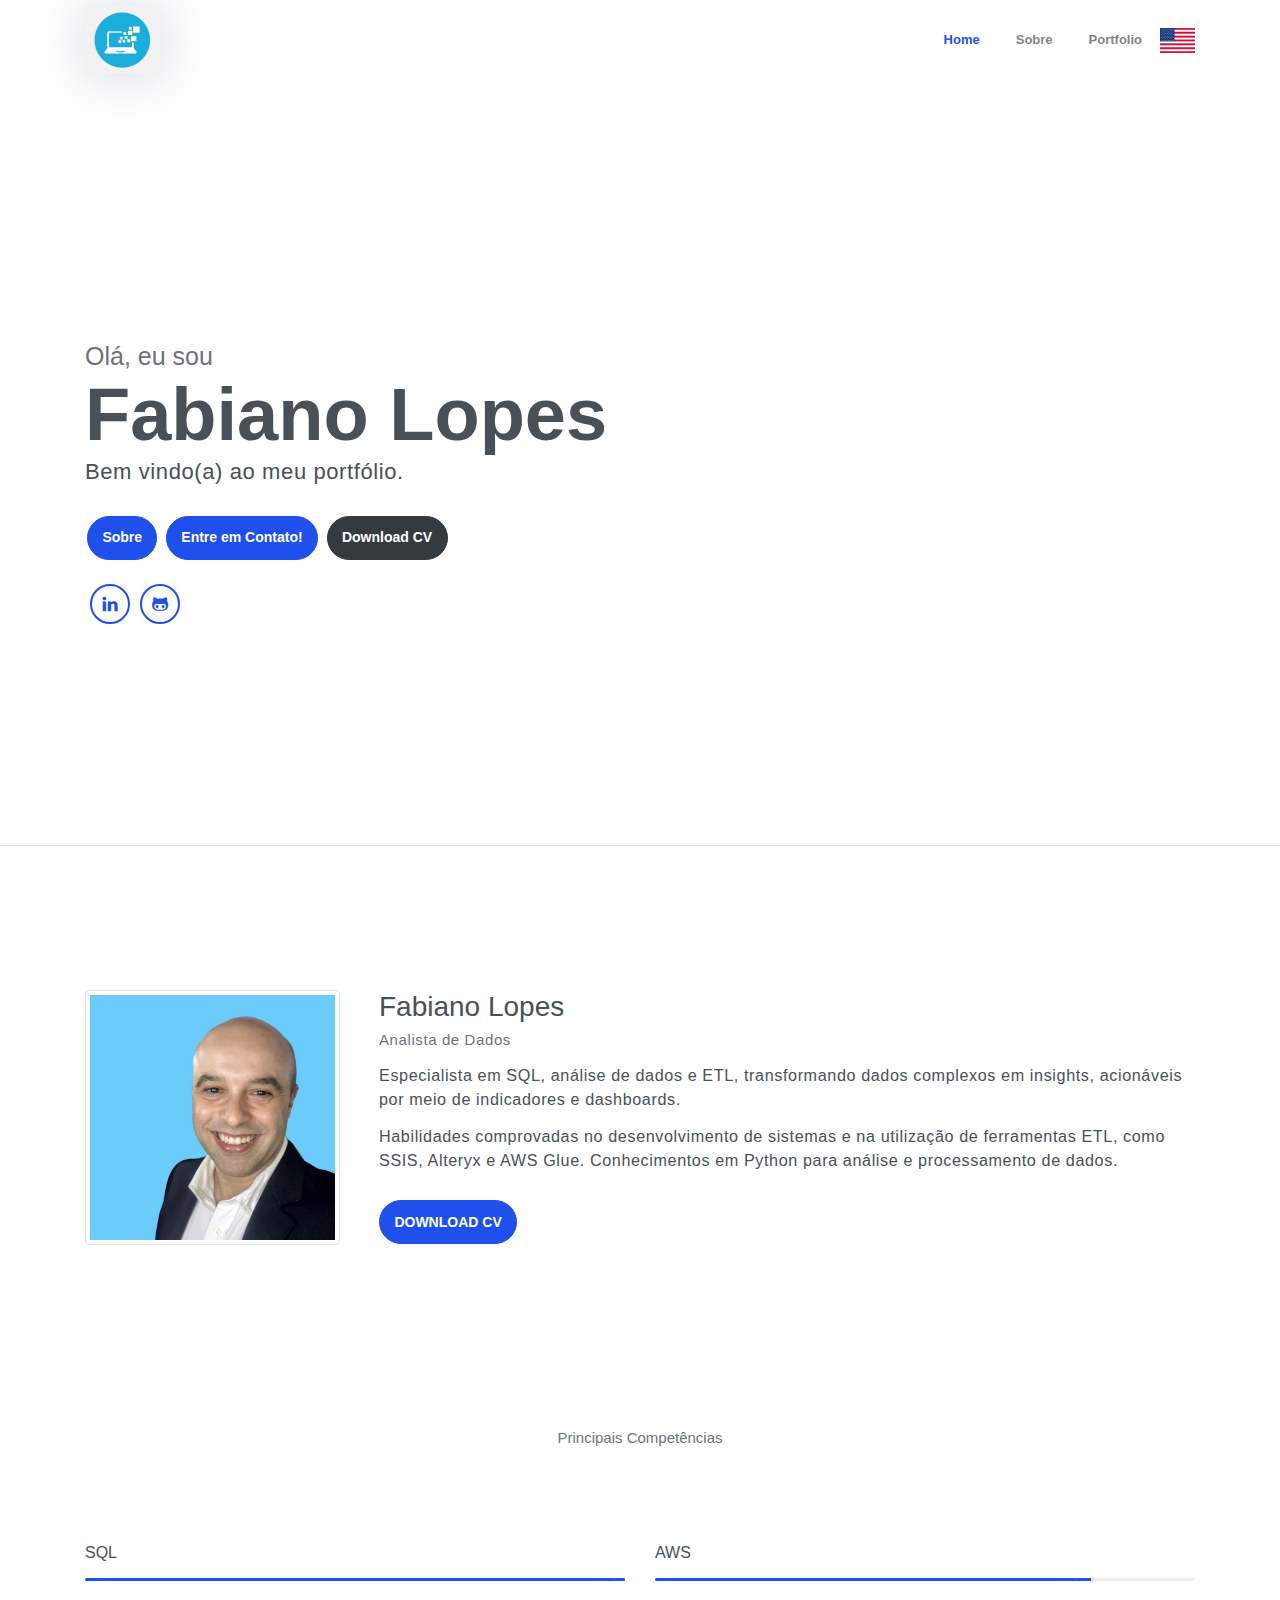
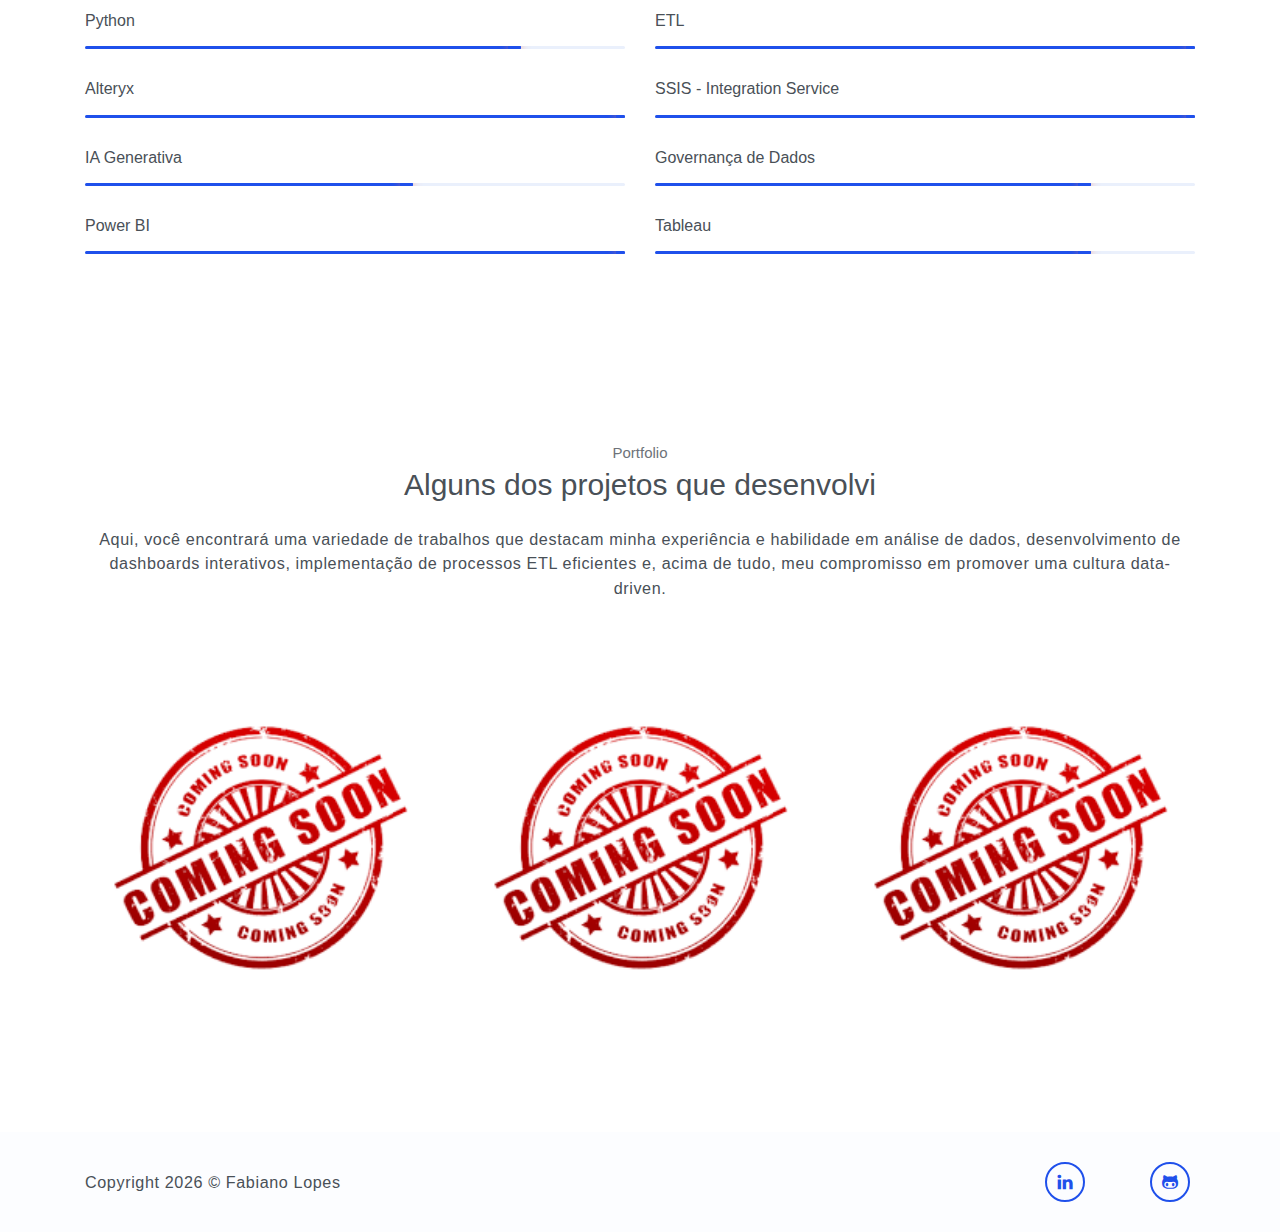
<file: index.html>
<!DOCTYPE html>
<html lang="br">
<head>
	<meta charset="utf-8">
    <meta name="viewport" content="width=device-width, initial-scale=1, shrink-to-fit=no">
    <meta name="description" content="Fabiano Portfolio Webpage.">
    <meta name="author" content="Fabiano Lopes">
    <!-- colocar um pixel na barra do browser-->
    <!-- <link rel="icon" type="image/png" href="local da imagem">-->
    <title>Fabiano Lopes - Portfolio</title>
    <!-- font icons -->
    <link rel="stylesheet" href="assets/vendors/themify-icons/css/themify-icons.css">
    <!-- Bootstrap + Steller main styles -->
	<link rel="stylesheet" href="assets/css/steller.css">
</head>
<body data-spy="scroll" data-target=".navbar" data-offset="40" id="home">

    <!-- Page navigation -->
    <nav class="navbar navbar-expand-lg navbar-light fixed-top" data-spy="affix" data-offset-top="0">
        <div class="container">
            <a class="navbar-brand" href="#"><img src="assets/imgs/tech_icon.png" alt=""></a>
            <button class="navbar-toggler" type="button" data-toggle="collapse" data-target="#navbarSupportedContent" aria-controls="navbarSupportedContent" aria-expanded="false" aria-label="Toggle navigation">
                <span class="navbar-toggler-icon"></span>
            </button>

            <div class="collapse navbar-collapse" id="navbarSupportedContent">
                <ul class="navbar-nav ml-auto align-items-center">
                    <li class="nav-item">
                        <a class="nav-link" href="#home">Home</a>
                    </li>
                    <li class="nav-item">
                        <a class="nav-link" href="#about">Sobre</a>
                    </li>
                    <!--
                    <li class="nav-item">
                        <a class="nav-link" href="#service">Serviços</a>
                    </li>   
                    -->                
                    <li class="nav-item">
                        <a class="nav-link" href="#portfolio">Portfolio</a>
                    </li>
                    <!--
                    <li class="nav-item">
                        <a class="nav-link" href="#testmonial">Depoimentos</a>
                    </li>
                    
                    <li class="nav-item">
                        <a class="nav-link" href="#blog">Blog</a>
                    </li>
                    
                    <li class="nav-item">
                        <a class="nav-link" href="#contact">Contato</a>
                    </li>
                    -->
                    <li class="nav-item">
                        <!--
                        <a class="- btn btn-primary rounded ml-4" href="https://wa.link/ovegu4" target="_blank">Fale Comigo</a>
                        -->
                    </li>

                    <li class="nav-item">
                        <a href="/index_ing.html"><img src="assets/imgs/usa.png" width="35px" height="25px" alt="English - US"></a>
                    </li>
                </ul>
            </div>
        </div>          
    </nav>
    <!-- End of page navibation -->
    

    <!-- Page Header -->
    <header class="header" id="home">
        <div class="container">
            <div class="infos">
                <h6 class="subtitle">Olá, eu sou</h6>
                <h6 class="title">Fabiano Lopes</h6>
                <p>Bem vindo(a) ao meu portfólio.</p>

                <div class="buttons pt-3">
                    <a class="btn btn-primary rounded" href="#about" >Sobre</a>
                    <a class="btn btn-primary rounded" href="https://wa.link/ovegu4" target="_blank">Entre em Contato!</a>
                    <a class="btn btn-dark rounded" href="/assets/attachments/Fabiano Lopes_CV.pdf" target="_blank">Download CV</a>
                </div>      

                <div class="socials mt-4">
                    <a class="social-item" href="https://www.linkedin.com/in/fabiano-lopes79/" target="_blank"><i class="ti-linkedin"></i></a>
                    <!--<a class="social-item" href="javascript:void(0)"><i class="ti-google"></i></a>-->
                    <a class="social-item" href="https://github.com/folopes" target="_blank"><i class="ti-github"></i></a>
                    <!--<a class="social-item" href="javascript:void(0)"><i class="ti-twitter"></i></a>-->
                </div>
            </div>              
            <div class="img-holder">
                <!--<img src="assets/imgs/man.svg" alt="">-->
            </div>      
        </div>  

        
        <!-- Header-widget -->
        <!--
        <div class="widget">
            
            <div class="widget-item">
                <h2>124</h2>
                <p>Happy Clients</p>
            </div>
            
            <div class="widget-item">
                <h2>0</h2>
                <p>Projetos de Portfolio</p>
            </div>
        
        </div>
        -->
    </header>
    <!-- End of Page Header -->
    
    <!-- About section -->
    <section id="about" class="section mt-3">
        <div class="container mt-5">
            <div class="row text-center text-md-left">
                <div class="col-md-3">
                    <img src="assets/imgs/Fabiano.jpg" alt="" class="img-thumbnail mb-4">
                </div>
                <div class="pl-md-4 col-md-9">
                    <h6 class="title">Fabiano Lopes</h6>
                    <p class="subtitle">Analista de Dados</p>
                    <p>Especialista em SQL, análise de dados e ETL, transformando dados complexos em insights, acionáveis por meio de indicadores e dashboards.</p>
                    <p>Habilidades comprovadas no desenvolvimento de sistemas e na utilização de ferramentas ETL, como SSIS, Alteryx e AWS Glue. 
                        Conhecimentos em Python para análise e processamento de dados.</p>
                    <a class="btn btn-primary rounded mt-3" href="/assets/attachments/Fabiano Lopes_CV.pdf" target="_blank">DOWNLOAD CV</a>                   
                </div>
            </div>
        </div>
    </section>

    <!-- Service section -->
    <!--
    <section id="service" class="section">
        <div class="container text-center">
            <h6 class="subtitle">Serviços</h6>
            <h6 class="section-title mb-4">Precisa de consultoria?</h6>
            <p class="mb-5 pb-4">Lorem ipsum dolor sit amet, consectetur adipisicing elit. In alias dignissimos. <br> rerum commodi corrupti, temporibus non quam.</p>

            <div class="row">
                <div class="col-sm-6 col-md-3 mb-4">
                    <div class="custom-card card border">
                        <div class="card-body">
                            <i class="icon ti-crown"></i>
                            <h5>UI/UX Design</h5>
                        </div>
                    </div>
                </div>
                <div class="col-sm-6 col-md-3 mb-4">
                    <div class="custom-card card border">
                        <div class="card-body">
                            <i class="icon ti-desktop"></i>
                            <h5>Web Design</h5>
                        </div>
                    </div>
                </div>
                <div class="col-sm-6 col-md-3 mb-4">
                    <div class="custom-card card border">
                        <div class="card-body">
                            <i class="icon ti-mobile"></i>
                            <h5>App Design</h5>
                        </div>
                    </div>
                </div>
                <div class="col-sm-6 col-md-3 mb-4">
                    <div class="custom-card card border">
                        <div class="card-body">
                            <i class="icon ti-bar-chart"></i>
                            <h5>SEO</h5>
                        </div>
                    </div>
                </div>
            </div>
        </div>
    </section>
    -->
    <!-- End of Sectoin -->

    <!-- Skills section -->
    <section class="section">
        <div class="container text-center">
            <h6 class="subtitle">Principais Competências</h6>
            <h6 class="section-title mb-4"></h6>
            <p class="mb-5 pb-4"></p>

            <div class="row text-left">
                <div class="col-sm-6">
                    <h6 class="mb-3">SQL</h6>
                    <div class="progress">
                        <div class="progress-bar bg-primary" role="progressbar" style="width: 100%;" aria-valuenow="25" aria-valuemin="0" aria-valuemax="100"><span>89%</span></div>
                    </div>
                </div>
                <div class="col-sm-6">
                    <h6 class="mb-3">AWS</h6>
                    <div class="progress">
                        <div class="progress-bar bg-primary" role="progressbar" style="width: 80%;" aria-valuenow="25" aria-valuemin="0" aria-valuemax="100"><span>83%</span></div>
                    </div>
                </div>
                <div class="col-sm-6">
                    <h6 class="mb-3">Python</h6>
                    <div class="progress">
                        <div class="progress-bar bg-primary" role="progressbar" style="width: 80%;" aria-valuenow="25" aria-valuemin="0" aria-valuemax="100"><span>95%</span></div>
                    </div>
                </div>
                <div class="col-sm-6">
                    <h6 class="mb-3">ETL</h6>
                    <div class="progress">
                        <div class="progress-bar bg-primary" role="progressbar" style="width: 100%;" aria-valuenow="25" aria-valuemin="0" aria-valuemax="100"><span>90%</span></div>
                    </div>
                </div>
                <div class="col-sm-6">
                    <h6 class="mb-3">Alteryx</h6>
                    <div class="progress">
                        <div class="progress-bar bg-primary" role="progressbar" style="width: 100%;" aria-valuenow="25" aria-valuemin="0" aria-valuemax="100"><span>90%</span></div>
                    </div>
                </div>
                <div class="col-sm-6">
                    <h6 class="mb-3">SSIS - Integration Service</h6>
                    <div class="progress">
                        <div class="progress-bar bg-primary" role="progressbar" style="width: 100%;" aria-valuenow="25" aria-valuemin="0" aria-valuemax="100"><span>90%</span></div>
                    </div>
                </div>
                <div class="col-sm-6">
                    <h6 class="mb-3">IA Generativa</h6>
                    <div class="progress">
                        <div class="progress-bar bg-primary" role="progressbar" style="width: 60%;" aria-valuenow="25" aria-valuemin="0" aria-valuemax="100"><span>90%</span></div>
                    </div>
                </div>
                <div class="col-sm-6">
                    <h6 class="mb-3">Governança de Dados</h6>
                    <div class="progress">
                        <div class="progress-bar bg-primary" role="progressbar" style="width: 80%;" aria-valuenow="25" aria-valuemin="0" aria-valuemax="100"><span>90%</span></div>
                    </div>
                </div>
                <div class="col-sm-6">
                    <h6 class="mb-3">Power BI</h6>
                    <div class="progress">
                        <div class="progress-bar bg-primary" role="progressbar" style="width: 100%;" aria-valuenow="25" aria-valuemin="0" aria-valuemax="100"><span>90%</span></div>
                    </div>
                </div>
                <div class="col-sm-6">
                    <h6 class="mb-3">Tableau</h6>
                    <div class="progress">
                        <div class="progress-bar bg-primary" role="progressbar" style="width: 80%;" aria-valuenow="25" aria-valuemin="0" aria-valuemax="100"><span>90%</span></div>
                    </div>
                </div>
            </div>  
        </div>
    </section>
    <!-- End of Skills sections -->

    <!-- Portfolio section -->
    <section id="portfolio" class="section">
        <div class="container text-center">
            <h6 class="subtitle">Portfolio</h6>
            <h6 class="section-title mb-4">Alguns dos projetos que desenvolvi</h6>
            <p class="mb-5 pb-4">
                Aqui, você encontrará uma variedade de trabalhos que destacam minha experiência e habilidade em análise de dados, desenvolvimento de dashboards interativos, implementação de processos ETL eficientes e, acima de tudo, meu compromisso em promover uma cultura data-driven.
            </p>

            <div class="row">
                <div class="col-sm-4">
                    <div class="img-wrapper">
                        <img src="assets/imgs/coming_soon.png" alt="">
                        <div class="overlay">
                            <div class="overlay-infos">
                                <h5>Em Breve</h5>
                                <a href="javascript:void(0)"><i class="ti-zoom-in"></i></a>
                                <a href="javascript:void(0)"><i class="ti-link"></i></a>
                            </div>  
                        </div>
                    </div>
                    <!--
                    <div class="img-wrapper">
                        <img src="assets/imgs/under_construct.jpg" alt="">
                        <div class="overlay">
                            <div class="overlay-infos">
                                <h5>Project Title</h5>
                                <a href="javascript:void(0)"><i class="ti-zoom-in"></i></a>
                                <a href="javascript:void(0)"><i class="ti-link"></i></a>
                            </div>                              
                        </div>
                    </div>    
                -->              
                </div>
                <div class="col-sm-4">
                    <div class="img-wrapper">
                        <img src="assets/imgs/coming_soon.png" alt="">
                        <div class="overlay">
                            <div class="overlay-infos">
                                <h5>Em breve</h5>
                                <a href="javascript:void(0)"><i class="ti-zoom-in"></i></a>
                                <a href="javascript:void(0)"><i class="ti-link"></i></a>
                            </div>  
                        </div>
                    </div>
                    <!--
                    <div class="img-wrapper">
                        <img src="assets/imgs/folio-4.jpg" alt="">
                        <div class="overlay">
                            <div class="overlay-infos">
                                <h5>Project Titlse</h5>
                                <a href="javascript:void(0)"><i class="ti-zoom-in"></i></a>
                                <a href="javascript:void(0)"><i class="ti-link"></i></a>
                            </div>                              
                        </div>
                    </div>   
                -->               
                </div>
                <div class="col-sm-4">
                    <div class="img-wrapper">
                        <img src="assets/imgs/coming_soon.png" alt="">
                        <div class="overlay">
                            <div class="overlay-infos">
                                <h5>Em breve</h5>
                                <a href="javascript:void(0)"><i class="ti-zoom-in"></i></a>
                                <a href="javascript:void(0)"><i class="ti-link"></i></a>
                            </div>  
                        </div>
                    </div>
                    <!--
                    <div class="img-wrapper">
                        <img src="assets/imgs/folio-6.jpg" alt="">
                        <div class="overlay">
                            <div class="overlay-infos">
                                <h5>Project Title</h5>
                                <a href="javascript:void(0)"><i class="ti-zoom-in"></i></a>
                                <a href="javascript:void(0)"><i class="ti-link"></i></a>
                            </div>                              
                        </div>
                    </div>     
                -->             
                </div>
            </div>

        </div>
    </section>
    <!-- End of portfolio section -->

    <!-- Testmonial Section -->
    <!--
    <section id="testmonial" class="section">
        <div class="container text-center">
            <h6 class="subtitle">Testmonial</h6>
            <h6 class="section-title mb-4">What People Say About Me</h6>
            <p class="mb-5 pb-4">Lorem ipsum dolor sit amet, consectetur adipisicing elit. In alias dignissimos. <br> rerum commodi corrupti, temporibus non quam.</p>


            <div id="carouselExampleIndicators" class="carousel slide" data-ride="carousel">
                <ol class="carousel-indicators">
                    <li data-target="#carouselExampleIndicators" data-slide-to="0" class="active"></li>
                    <li data-target="#carouselExampleIndicators" data-slide-to="1"></li>
                    <li data-target="#carouselExampleIndicators" data-slide-to="2"></li>
                </ol>
                <div class="carousel-inner">
                    <div class="carousel-item active">
                        <div class="card testmonial-card border">
                            <div class="card-body">
                                <img src="assets/imgs/avatar-1.jpg" alt="">
                                <p>Lorem ipsum dolor sit amet, consectetur adipisicing elit. Magnam nostrum voluptates in enim vel amet?</p>
                                <h1 class="title">Emma Re</h1>
                                <h1 class="subtitle">Graphic Designer</h1>
                            </div>
                        </div>
                    </div>
                    <div class="carousel-item">
                        <div class="card testmonial-card border">
                            <div class="card-body">
                                <img src="assets/imgs/avatar-2.jpg" alt="">
                                <p>Lorem ipsum dolor sit amet, consectetur adipisicing elit. Magnam nostrum voluptates in enim vel amet?</p>
                                <h1 class="title">James Bert</h1>
                                <h1 class="subtitle">Web Designer</h1>
                            </div>
                        </div>
                    </div>
                    <div class="carousel-item">
                        <div class="card testmonial-card border">
                            <div class="card-body">
                                <img src="assets/imgs/avatar-3.jpg" alt="">
                                <p>Lorem ipsum dolor sit amet, consectetur adipisicing elit. Magnam nostrum voluptates in enim vel amet?</p>
                                <h1 class="title">Michael Abra</h1>
                                <h1 class="subtitle">Web Developer</h1>
                            </div>
                        </div>
                    </div>
                </div>
            </div>
        </div>
    </section>
    -->
    <!-- End of testmonial section -->

    
    <!-- Blog Section -->
    <!--
    <section id="blog" class="section">
        <div class="container text-center">
            <h6 class="subtitle">My Blogs</h6>
            <h6 class="section-title mb-4">Latest News</h6>
            <p class="mb-5 pb-4">Lorem ipsum dolor sit amet, consectetur adipisicing elit. In alias dignissimos. <br> rerum commodi corrupti, temporibus non quam.</p>

            <div class="row text-left">
                <div class="col-md-4">
                    <div class="card border mb-4">
                        <img src="assets/imgs/blog-1.jpg" alt="" class="card-img-top w-100">
                        <div class="card-body">
                            <h5 class="card-title">Designe for Everyone</h5>
                            <div class="post-details">
                                <a href="javascript:void(0)">Posted By: Admin</a>
                                <a href="javascript:void(0)"><i class="ti-thumb-up"></i> 456</a>
                                <a href="javascript:void(0)"><i class="ti-comment"></i> 123</a>
                            </div>
                            <p>Lorem ipsum dolor sit amet, consectetur adipisicing elit. Ut ad vel dolorum, iusto velit, minima? Voluptas nemo harum impedit nisi.</p>
                            <a href="javascript:void(0)">Read More..</a>
                        </div>
                    </div>
                </div>
                <div class="col-md-4">
                    <div class="card border mb-4">
                        <img src="assets/imgs/blog-2.jpg" alt="" class="card-img-top w-100">
                        <div class="card-body">
                            <h5 class="card-title">Web Layouts</h5>
                            <div class="post-details">
                                <a href="javascript:void(0)">Posted By: Admin</a>
                                <a href="javascript:void(0)"><i class="ti-thumb-up"></i> 456</a>
                                <a href="javascript:void(0)"><i class="ti-comment"></i> 123</a>
                            </div>
                            <p>Lorem ipsum dolor sit amet, consectetur adipisicing elit. Ut ad vel dolorum, iusto velit, minima? Voluptas nemo harum impedit nisi.</p>
                            <a href="javascript:void(0)">Read More..</a>
                        </div>
                    </div>
                </div>
                <div class="col-md-4">
                    <div class="card border mb-4">
                        <img src="assets/imgs/blog-3.jpg" alt="" class="card-img-top w-100">
                        <div class="card-body">
                            <h5 class="card-title">Bootstrap Framework</h5>
                            <div class="post-details">
                                <a href="javascript:void(0)">Posted By: Admin</a>
                                <a href="javascript:void(0)"><i class="ti-thumb-up"></i> 456</a>
                                <a href="javascript:void(0)"><i class="ti-comment"></i> 123</a>
                            </div>
                            <p>Lorem ipsum dolor sit amet, consectetur adipisicing elit. Ut ad vel dolorum, iusto velit, minima? Voluptas nemo harum impedit nisi.</p>
                            <a href="javascript:void(0)">Read More..</a>
                        </div>
                    </div>
                </div>
            </div>
        </div>
    </section>
    -->
    <!-- Hire me section -->
    <!--
    <section class="bg-gray p-0 section">
        <div class="container">
            <div class="card bg-primary">
                <div class="card-body text-light">
                    <div class="row align-items-center">
                        <div class="col-sm-9 text-center text-sm-left">
                            <h5 class="mt-3">Hire Me For Your Project</h5>
                            <p class="mb-3">Accusantium labore nostrum similique quisquam.</p>
                        </div>
                        <div class="col-sm-3 text-center text-sm-right">
                            <button class="btn btn-light rounded">Hire Me!</button>
                        </div>
                    </div>
                </div> 
            </div>
        </div>
    </section>      
    -->
    <!-- End od Hire me section. -->

    <!-- Contact Section -->
    <!--
    <section id="contact" class="position-relative section">
        <div class="container text-center">
            <h6 class="subtitle">Contato</h6>
            <h6 class="section-title mb-4">Entre em contato</h6>
            <p class="mb-5 pb-4">
                Se você está interessado em discutir oportunidades de colaboração, projetos sob medida para suas necessidades de análise de dados, ou simplesmente deseja compartilhar ideias sobre como podemos impulsionar a cultura data-driven em sua organização, estou à disposição para uma conversa produtiva. Por favor, não hesite em entrar em contato comigo através do formulário abaixo. 

            <div class="contact text-left">
                <div class="form">
                    <h6 class="subtitle"></h6>
                    <h6 class="section-title mb-4">Digite seus dados</h6>
                    <form>
                        <div class="form-group">
                            <input type="text" class="form-control" id="exampleInputName" aria-describedby="NameHelp" placeholder="Nome" required> 
                        </div>
                        <div class="form-group">
                            <input type="email" class="form-control" id="exampleInputEmail1" aria-describedby="emailHelp" placeholder="E-mail" required>
                        </div>
                        
                        <div class="form-group">
                            <input type="password" class="form-control" id="exampleInputPassword1" placeholder="Password" required>
                        </div>
                        
                        <div class="form-group">
                            <textarea name="contact-message" id="" cols="30" rows="5" class="form-control" placeholder="Mensagem"></textarea>
                        </div>
                        <button type="submit" class="btn btn-primary btn-block rounded w-lg">Enviar Mensagem</button>
                    </form>
                </div>
                <div class="contact-infos">
                    <div class="item">
                        <i class="ti-location-pin"></i>
                        <div class="">
                            <h5>Localização</h5>
                            <p> São Paulo - SP - Brasil</p>
                        </div>                          
                    </div>
                    <div class="item">
                        <i class="ti-mobile"></i>
                        <div>
                            <h5>Whatsapp</h5>
                            <p>+55 11 97243-3198</p>
                        </div>                          
                    </div>
                    <div class="item">
                        <i class="ti-email"></i>
                        <div class="mb-0">
                            <h5>Email</h5>
                            <p>folopes@gmail.com</p>
                        </div>
                    </div>
                </div>                  
            </div>
        </div> 
         
        <div id="map">
            
            <iframe src="https://snazzymaps.com/embed/61257"></iframe>
            
        </div>      
    </section>
-->
    <!-- End of Contact Section -->

    <!-- Page Footer -->
    <footer class="page-footer">
        <div class="container">
            <div class="row align-items-center">
                <div class="col-sm-6">
                    <p>Copyright <script>document.write(new Date().getFullYear())</script> &copy; Fabiano Lopes</p>
                </div>
                <div class="col-sm-6">
                    <div class="socials">
                        <a class="social-item" href="https://www.linkedin.com/in/fabiano-lopes79/"><i class="ti-linkedin"></i></a>
                        <a class="social-item" href="https://github.com/folopes" target="_blank"><i class="ti-github"></i></a>
                    </div>
                </div>
            </div>
        </div>
    </footer> 
    <!-- End of page footer -->
	
	<!-- core  -->
    <script src="assets/vendors/jquery/jquery-3.4.1.js"></script>
    <script src="assets/vendors/bootstrap/bootstrap.bundle.js"></script>
    <!-- bootstrap 3 affix -->
	<script src="assets/vendors/bootstrap/bootstrap.affix.js"></script>

    <!-- steller js -->
    <script src="assets/js/steller.js"></script>

</body>
</html>
</file>
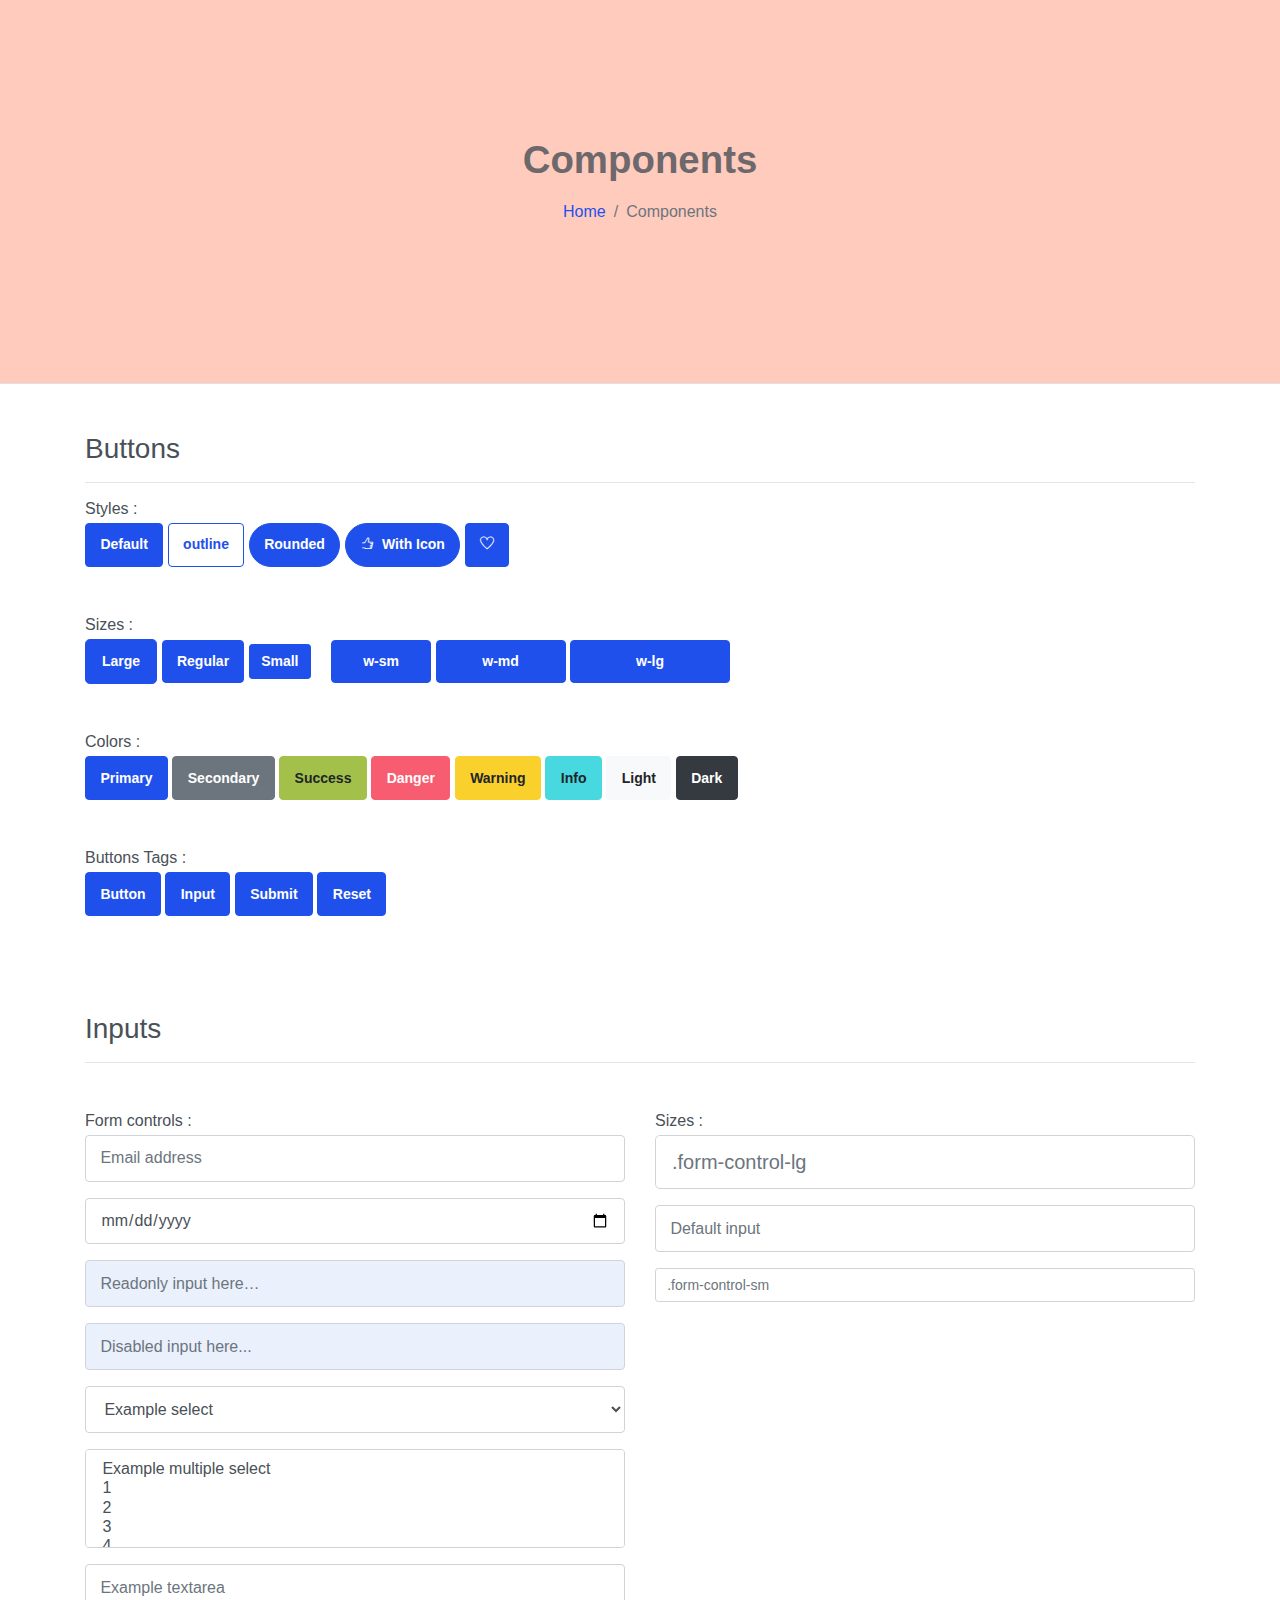
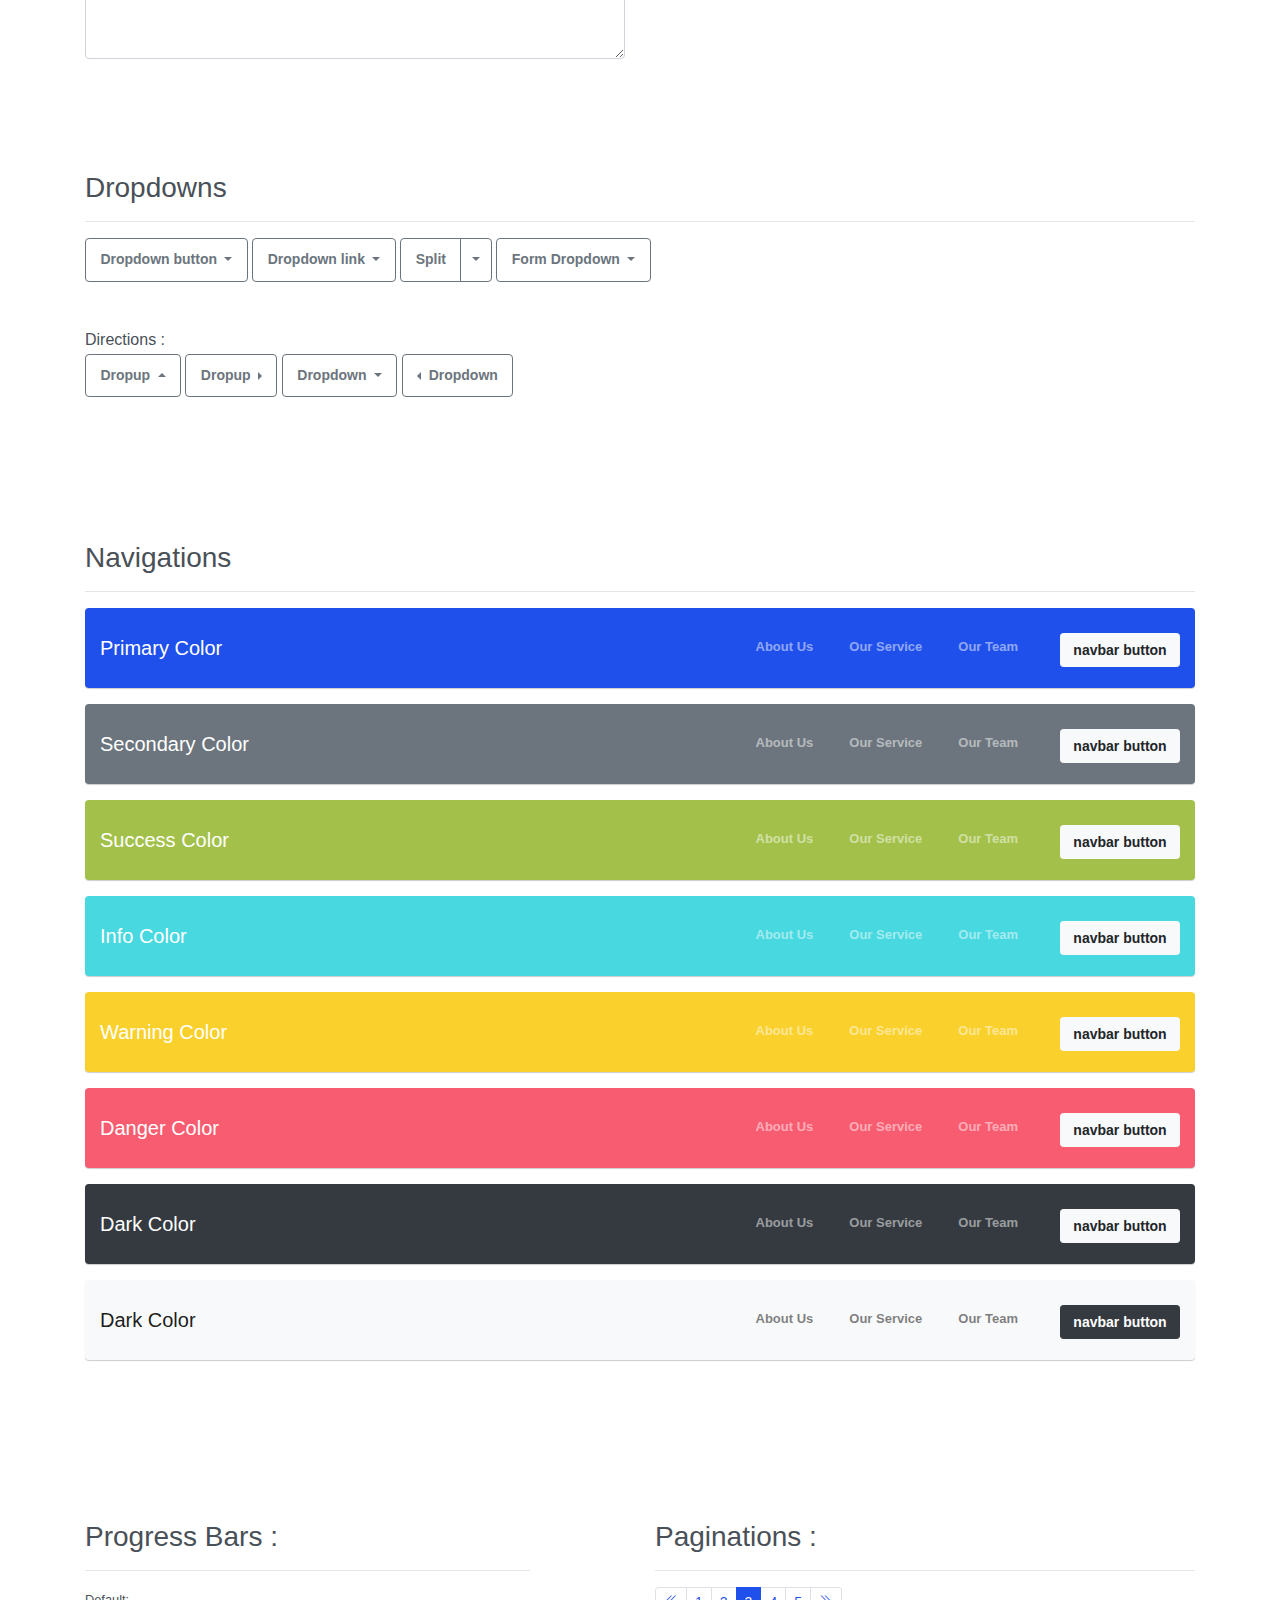
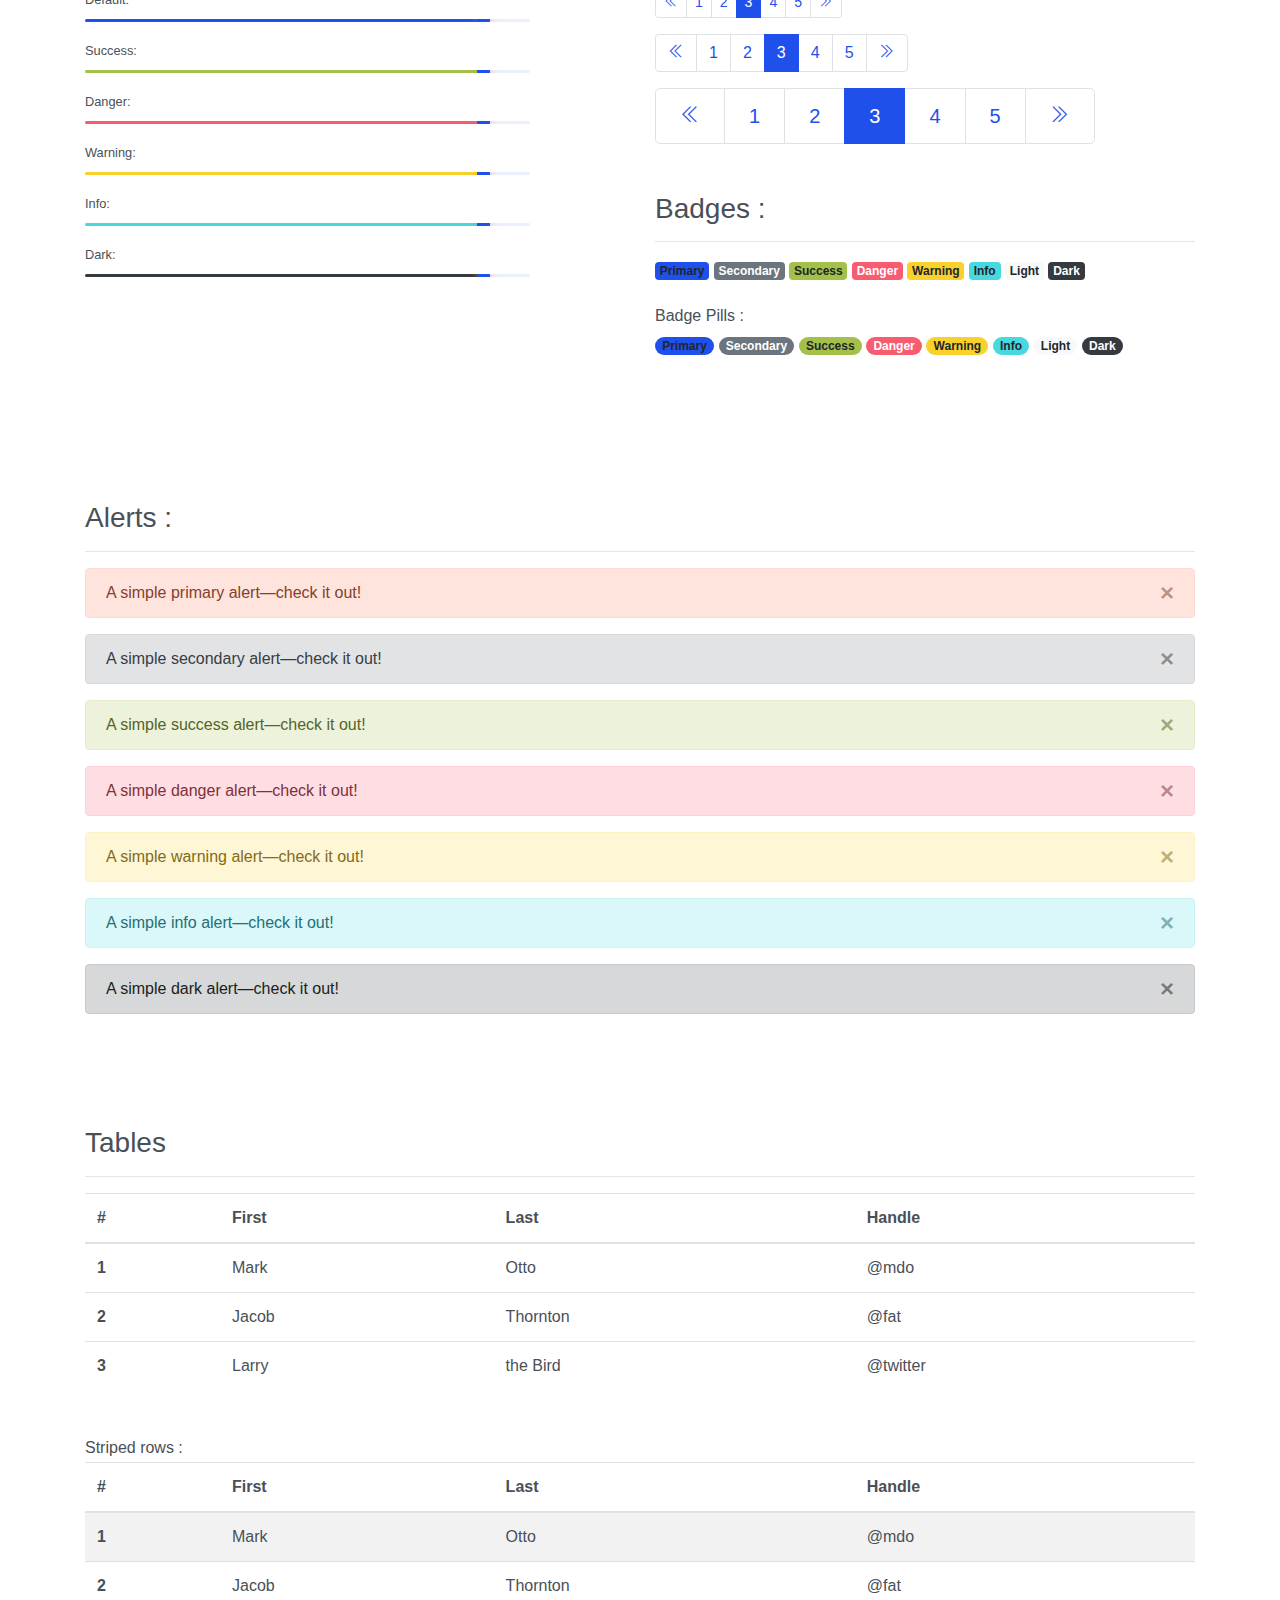
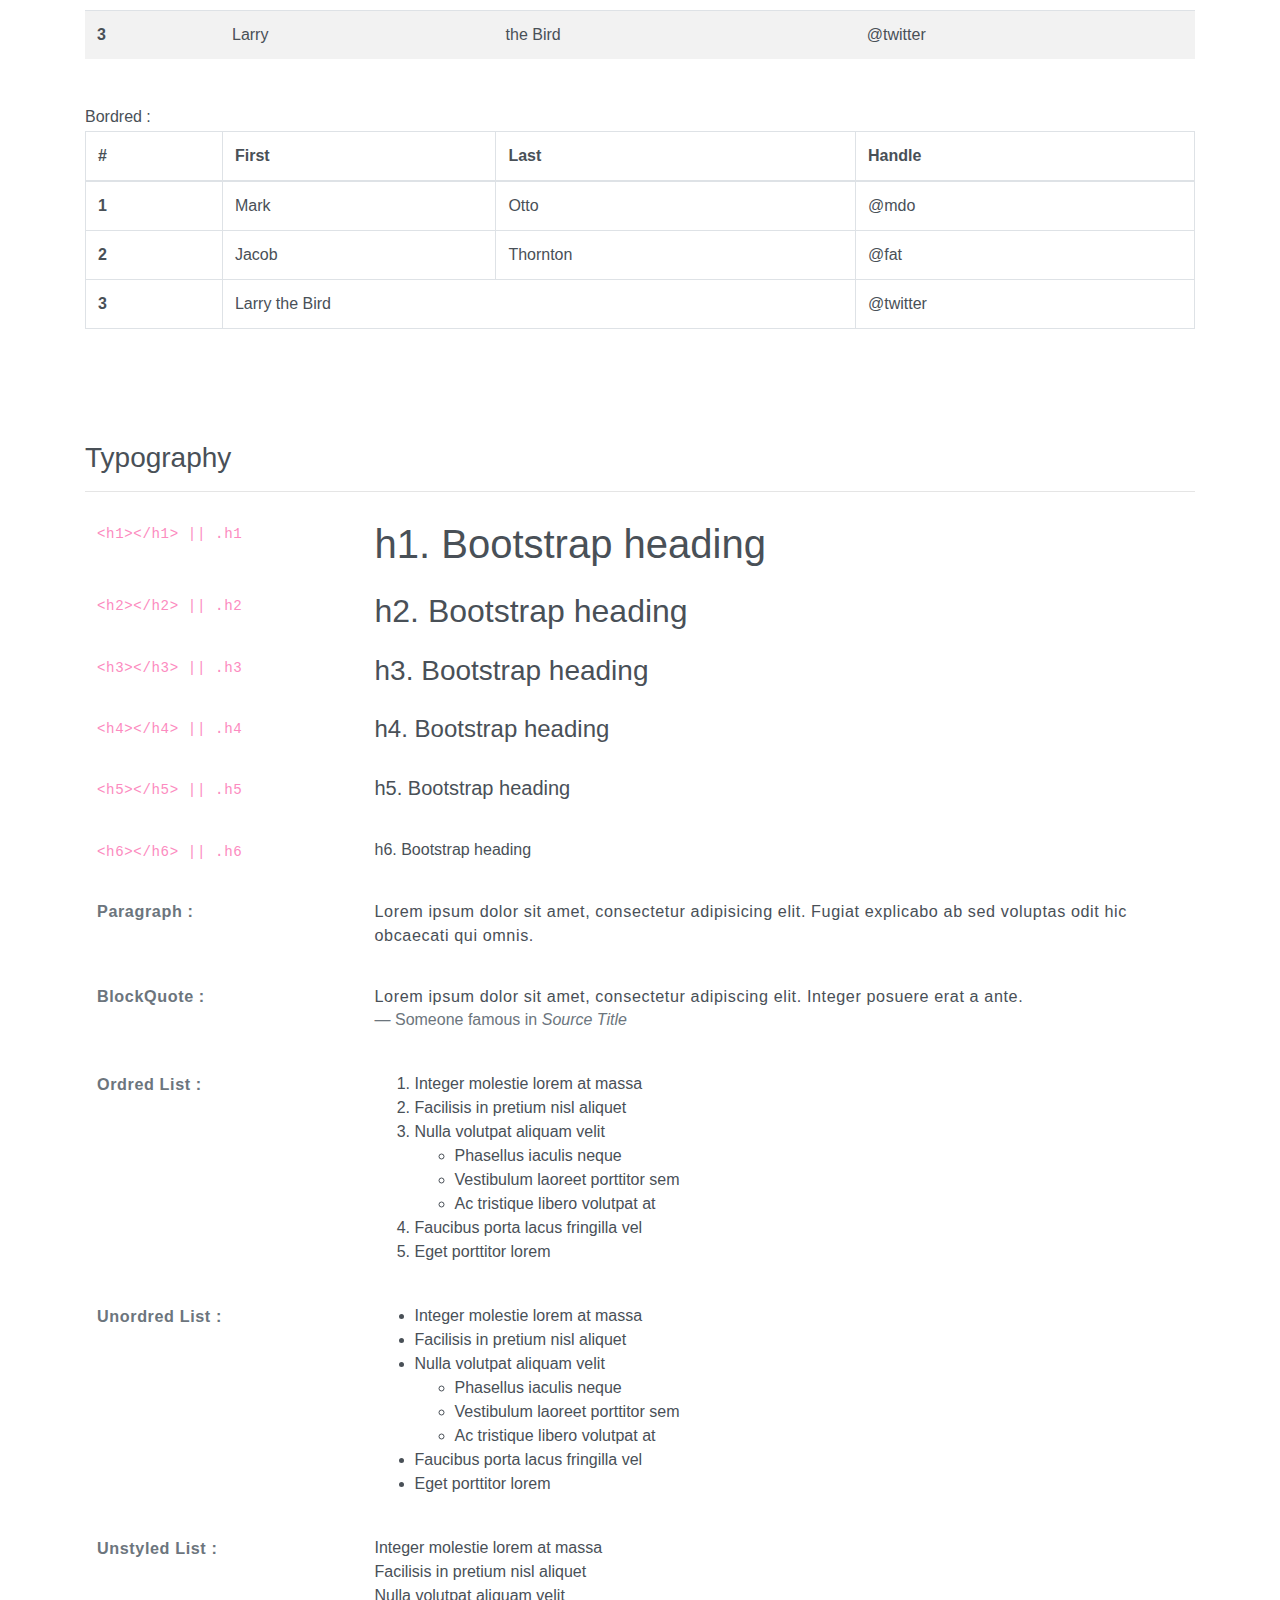
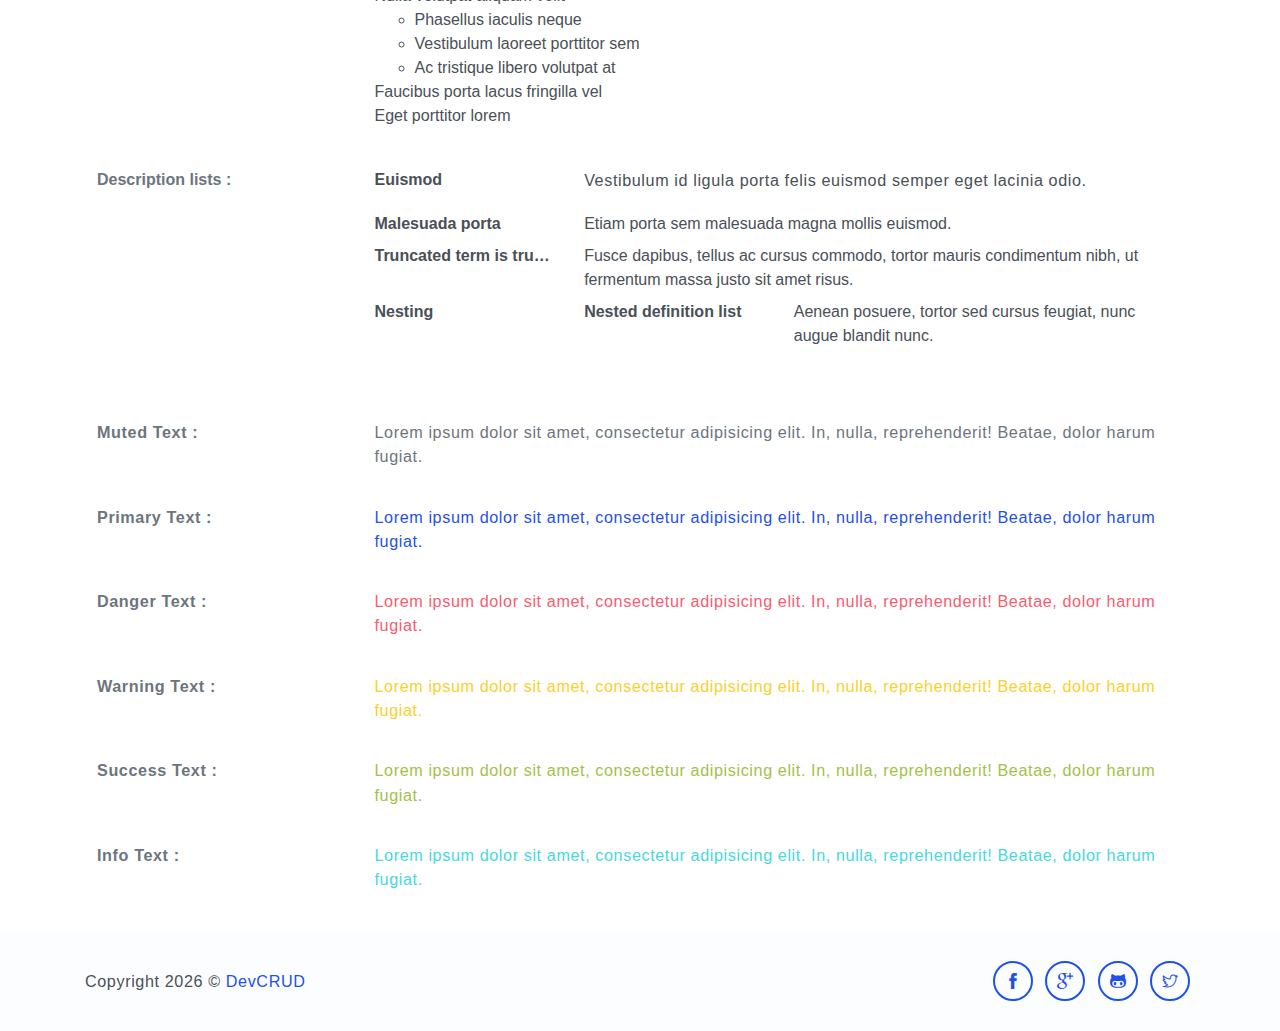
<file: components.html>
<!DOCTYPE html>
<html lang="en">
<head>
   <meta charset="utf-8">
   <meta name="viewport" content="width=device-width, initial-scale=1, shrink-to-fit=no">
   <meta name="description" content="Start your development with Steller landing page.">
   <meta name="author" content="Devcrud">
   <title>Steller | Components</title>
   <!-- font icons -->
   <link rel="stylesheet" href="assets/vendors/themify-icons/css/themify-icons.css">
   <!-- Bootstrap + Steller  -->
   <link rel="stylesheet" href="assets/css/steller.css">
</head>
<body>

   <!-- Page Header -->
   <header class="header header-mini"> 
      <div class="header-title">Components</div> 
      <nav aria-label="breadcrumb">
         <ol class="breadcrumb">
            <li class="breadcrumb-item"><a href="/">Home</a></li>
            <li class="breadcrumb-item active" aria-current="page">Components</li>
         </ol>
      </nav>
   </header> <!-- End Of Page Header -->

   <!-- main content -->
   <div class="container">

      <!-- Buttons -->
      <h3 class="mt-5">Buttons</h3>
      <hr>
      <h6 class="section-secondary-title">Styles :</h6>
      <button class="btn btn-primary">Default</button>
      <button class="btn btn-outline-primary">outline</button>
      <button class="btn btn-primary rounded">Rounded</button>
      <button class="btn btn-primary rounded"><i class="ti-thumb-up pr-1"></i> With Icon</button>
      <button class="btn btn-primary circle"><i class="ti-heart"></i></button>

      <h6 class="section-secondary-title mt-5">Sizes :</h6>
      <button class="btn btn-primary btn-lg">Large</button>
      <button class="btn btn-primary ">Regular</button>
      <button class="btn btn-primary btn-sm">Small</button>
      <button class="btn btn-primary w-sm ml-3">w-sm</button>
      <button class="btn btn-primary w-md">w-md</button>
      <button class="btn btn-primary w-lg">w-lg</button>

      <h6 class="section-secondary-title mt-5">Colors :</h6>          
      <button type="button" class="btn btn-primary">Primary</button>
      <button type="button" class="btn btn-secondary">Secondary</button>
      <button type="button" class="btn btn-success">Success</button>
      <button type="button" class="btn btn-danger">Danger</button>
      <button type="button" class="btn btn-warning">Warning</button>
      <button type="button" class="btn btn-info">Info</button>
      <button type="button" class="btn btn-light">Light</button>
      <button type="button" class="btn btn-dark">Dark</button>

      <h6 class="section-secondary-title mt-5">Buttons Tags :</h6>
      <button class="btn btn-primary" type="submit">Button</button>
      <input class="btn btn-primary" type="button" value="Input">
      <input class="btn btn-primary" type="submit" value="Submit">
      <input class="btn btn-primary" type="reset" value="Reset">
      
      <!-- devider -->
      <div class="py-5"></div>

      <!-- Inputs -->
      <h3>Inputs</h3>
      <hr>
      <div class="row mt-5">
         <div class="col-md-6">
            <h6 class="section-secondary-title">Form controls :</h6>        
            <div class="form-group">
               <input type="email" class="form-control" id="exampleFormControlInput1" placeholder="Email address">
            </div>
            <div class="form-group">
               <input type="date" class="form-control" id="exampleFormControlInput1" placeholder="Date">
            </div>
            <div class="form-group">
               <input class="form-control" type="text" placeholder="Readonly input here…" readonly>
            </div>
            <div class="form-group">
               <input class="form-control" id="disabledInput" type="text" placeholder="Disabled input here..." disabled>
            </div>
            <div class="form-group">
               <select class="form-control" id="exampleFormControlSelect1">
                  <option>Example select</option>
                  <option>1</option>
                  <option>2</option>
                  <option>3</option>
                  <option>4</option>
                  <option>5</option>
               </select>
            </div>
            <div class="form-group">
               <select multiple class="form-control" id="exampleFormControlSelect2">
                  <option>Example multiple select</option>
                  <option>1</option>
                  <option>2</option>
                  <option>3</option>
                  <option>4</option>
                  <option>5</option>
               </select>
            </div>
            <div class="form-group">
               <textarea class="form-control" id="exampleFormControlTextarea1" rows="3" placeholder="Example textarea"></textarea>
            </div>
         </div>
         <div class="col-md-6">
            <h6 class="section-secondary-title">Sizes :</h6>    
            <div class="form-group">
               <input class="form-control form-control-lg" type="text" placeholder=".form-control-lg">             
            </div>
            <div class="form-group">
               <input class="form-control" type="text" placeholder="Default input">
            </div>
            <div class="form-group">
               <input class="form-control form-control-sm" type="text" placeholder=".form-control-sm"> 
            </div>
         </div>
      </div> <!-- end of inputs -->   

      <!-- devider -->
      <div class="py-5"></div>             

      <!-- Dropdowns -->
      <h3 class="components-section-title font-weight-normal">Dropdowns</h3>
      <hr>
      <div class="dropdown d-inline-block">
         <button class="btn btn-outline-secondary dropdown-toggle" type="button" id="dropdownMenuButton" data-toggle="dropdown" aria-haspopup="true" aria-expanded="false">
         Dropdown button
         </button>
         <div class="dropdown-menu" aria-labelledby="dropdownMenuButton">
         <a class="dropdown-item" href="#">Action</a>
         <a class="dropdown-item" href="#">Another action</a>
         <a class="dropdown-item" href="#">Something else here</a>
         </div>
      </div>
      <div class="dropdown d-inline-block">
         <a class="btn btn-outline-secondary dropdown-toggle" href="#" role="button" id="dropdownMenuLink" data-toggle="dropdown" aria-haspopup="true" aria-expanded="false">
            Dropdown link
         </a>
         <div class="dropdown-menu" aria-labelledby="dropdownMenuLink">
            <a class="dropdown-item" href="#">Action</a>
            <a class="dropdown-item" href="#">Another action</a>
            <a class="dropdown-item" href="#">Something else here</a>
         </div>
      </div>
      <div class="btn-group">
         <button type="button" class="btn btn-outline-secondary">Split</button>
         <button type="button" class="btn btn-outline-secondary dropdown-toggle dropdown-toggle-split" data-toggle="dropdown" aria-haspopup="true" aria-expanded="false">
         <span class="sr-only">Toggle Dropdown</span>
         </button>
         <div class="dropdown-menu">
            <a class="dropdown-item" href="#">Action</a>
            <a class="dropdown-item" href="#">Another action</a>
            <a class="dropdown-item" href="#">Something else here</a>
            <div class="dropdown-divider"></div>
            <a class="dropdown-item" href="#">Separated link</a>
         </div>
      </div>
      <div class="btn-group">
         <button class="btn btn-outline-secondary dropdown-toggle" type="button" id="dropdownMenuButton" data-toggle="dropdown" aria-haspopup="true" aria-expanded="false">
            Form Dropdown
         </button>
         <div class="dropdown-menu form">
            <form class="px-4 py-3">
               <div class="form-group">
                  <input type="email" class="form-control" id="exampleDropdownFormEmail1" placeholder="email@example.com">
               </div>
               <div class="form-group">
                  <input type="password" class="form-control" id="exampleDropdownFormPassword1" placeholder="Password">
               </div>
               <div class="form-check mb-3">
                  <input type="checkbox" class="form-check-input" id="dropdownCheck">
                  <label class="form-check-label" for="dropdownCheck">
                     Remember me
                  </label>
               </div>
               <button type="submit" class="btn btn-primary btn-block">Sign in</button>
            </form>
            <div class="dropdown-divider"></div>
            <a class="dropdown-item" href="#"><small>New around here? Sign up</small></a>
            <a class="dropdown-item" href="#"><small>Forgot password?</small></a>
         </div>
      </div>       
      <h6 class="section-secondary-title mt-5">Directions :</h6>  
      <div class="btn-group dropup">
         <button type="button" class="btn btn-outline-secondary dropdown-toggle" data-toggle="dropdown" aria-haspopup="true" aria-expanded="false">
            Dropup
         </button>
         <div class="dropdown-menu">
            <a class="dropdown-item" href="#">Action</a>
            <a class="dropdown-item" href="#">Another action</a>
            <a class="dropdown-item" href="#">Something else here</a>
            <div class="dropdown-divider"></div>
            <a class="dropdown-item" href="#">Separated link</a>
         </div>
      </div>
      <div class="btn-group dropright">
         <button type="button" class="btn btn-outline-secondary dropdown-toggle" data-toggle="dropdown" aria-haspopup="true" aria-expanded="false">
            Dropup
         </button>
         <div class="dropdown-menu">
            <a class="dropdown-item" href="#">Action</a>
            <a class="dropdown-item" href="#">Another action</a>
            <a class="dropdown-item" href="#">Something else here</a>
            <div class="dropdown-divider"></div>
            <a class="dropdown-item" href="#">Separated link</a>
         </div>
      </div>
      <div class="btn-group">
         <button type="button" class="btn btn-outline-secondary dropdown-toggle" data-toggle="dropdown" aria-haspopup="true" aria-expanded="false">
            Dropdown
         </button>
         <div class="dropdown-menu">
            <a class="dropdown-item" href="#">Action</a>
            <a class="dropdown-item" href="#">Another action</a>
            <a class="dropdown-item" href="#">Something else here</a>
            <div class="dropdown-divider"></div>
            <a class="dropdown-item" href="#">Separated link</a>
         </div>
      </div>
      <div class="btn-group dropleft">
         <button type="button" class="btn btn-outline-secondary dropdown-toggle" data-toggle="dropdown" aria-haspopup="true" aria-expanded="false">
            Dropdown
         </button>
         <div class="dropdown-menu">
            <a class="dropdown-item" href="#">Action</a>
            <a class="dropdown-item" href="#">Another action</a>
            <a class="dropdown-item" href="#">Something else here</a>
            <div class="dropdown-divider"></div>
            <a class="dropdown-item" href="#">Separated link</a>
         </div>
      </div> <!-- end of Dropdowns -->  

      <!-- devider -->
      <div class="py-5"></div>   

      <!-- navbars -->
      <h3 class="components-section-title font-weight-normal mt-5">Navigations</h3>
      <hr>
      <nav class="navbar navbar-expand-sm navbar-dark bg-primary rounded shadow mb-3">
         <div class="container">
            <a class="navbar-brand" href="#">Primary Color</a>
            <button class="navbar-toggler ml-auto" type="button" data-toggle="collapse" data-target="#navbarSupportedContent" aria-controls="navbarSupportedContent" aria-expanded="false" aria-label="Toggle navigation">
            <span class="navbar-toggler-icon"></span>
            </button>
            <div class="collapse navbar-collapse" id="navbarSupportedContent">
               <ul class="navbar-nav ml-auto"> 
                  <li class="nav-item">
                     <a class="nav-link" href="#about">About Us</a>
                  </li>
                  <li class="nav-item">
                     <a class="nav-link" href="#service">Our Service</a>
                  </li>
                  <li class="nav-item">
                     <a class="nav-link" href="#team">Our Team</a>
                  </li>
                  <li class="nav-item">
                     <a href="#book-table" class="ml-4 mt-1 btn btn-light btn-sm">navbar button</a>
                  </li>
               </ul>                       
            </div>
         </div>
      </nav>
      <nav class="navbar navbar-expand-sm navbar-dark bg-secondary rounded shadow mb-3">
         <div class="container">
            <a class="navbar-brand" href="#">Secondary Color</a>
            <button class="navbar-toggler ml-auto" type="button" data-toggle="collapse" data-target="#navbarSupportedContent" aria-controls="navbarSupportedContent" aria-expanded="false" aria-label="Toggle navigation">
            <span class="navbar-toggler-icon"></span>
            </button>
            <div class="collapse navbar-collapse" id="navbarSupportedContent">
               <ul class="navbar-nav ml-auto"> 
                  <li class="nav-item">
                     <a class="nav-link" href="#about">About Us</a>
                  </li>
                  <li class="nav-item">
                     <a class="nav-link" href="#service">Our Service</a>
                  </li>
                  <li class="nav-item">
                     <a class="nav-link" href="#team">Our Team</a>
                  </li>
                  <li class="nav-item">
                     <a href="#book-table" class="ml-4 mt-1 btn btn-light btn-sm">navbar button</a>
                  </li>
               </ul>                       
            </div>
         </div>
      </nav>
      <nav class="navbar navbar-expand-sm navbar-dark bg-success rounded shadow mb-3">
         <div class="container">
            <a class="navbar-brand" href="#">Success Color</a>
            <button class="navbar-toggler ml-auto" type="button" data-toggle="collapse" data-target="#navbarSupportedContent" aria-controls="navbarSupportedContent" aria-expanded="false" aria-label="Toggle navigation">
            <span class="navbar-toggler-icon"></span>
            </button>
            <div class="collapse navbar-collapse" id="navbarSupportedContent">
               <ul class="navbar-nav ml-auto"> 
                  <li class="nav-item">
                     <a class="nav-link" href="#about">About Us</a>
                  </li>
                  <li class="nav-item">
                     <a class="nav-link" href="#service">Our Service</a>
                  </li>
                  <li class="nav-item">
                     <a class="nav-link" href="#team">Our Team</a>
                  </li>
                  <li class="nav-item">
                     <a href="#book-table" class="ml-4 mt-1 btn btn-light btn-sm">navbar button</a>
                  </li>
               </ul>                       
            </div>
         </div>
      </nav>
      <nav class="navbar navbar-expand-sm navbar-dark bg-info rounded shadow mb-3">
         <div class="container">
            <a class="navbar-brand" href="#">Info Color</a>
            <button class="navbar-toggler ml-auto" type="button" data-toggle="collapse" data-target="#navbarSupportedContent" aria-controls="navbarSupportedContent" aria-expanded="false" aria-label="Toggle navigation">
            <span class="navbar-toggler-icon"></span>
            </button>
            <div class="collapse navbar-collapse" id="navbarSupportedContent">
               <ul class="navbar-nav ml-auto"> 
                  <li class="nav-item">
                     <a class="nav-link" href="#about">About Us</a>
                  </li>
                  <li class="nav-item">
                     <a class="nav-link" href="#service">Our Service</a>
                  </li>
                  <li class="nav-item">
                     <a class="nav-link" href="#team">Our Team</a>
                  </li>
                  <li class="nav-item">
                     <a href="#book-table" class="ml-4 mt-1 btn btn-light btn-sm">navbar button</a>
                  </li>
               </ul>                       
            </div>
         </div>
      </nav>
      <nav class="navbar navbar-expand-sm navbar-dark bg-warning rounded shadow mb-3">
         <div class="container">
            <a class="navbar-brand" href="#">Warning Color</a>
            <button class="navbar-toggler ml-auto" type="button" data-toggle="collapse" data-target="#navbarSupportedContent" aria-controls="navbarSupportedContent" aria-expanded="false" aria-label="Toggle navigation">
            <span class="navbar-toggler-icon"></span>
            </button>
            <div class="collapse navbar-collapse" id="navbarSupportedContent">
               <ul class="navbar-nav ml-auto"> 
                  <li class="nav-item">
                     <a class="nav-link" href="#about">About Us</a>
                  </li>
                  <li class="nav-item">
                     <a class="nav-link" href="#service">Our Service</a>
                  </li>
                  <li class="nav-item">
                     <a class="nav-link" href="#team">Our Team</a>
                  </li>
                  <li class="nav-item">
                     <a href="#book-table" class="ml-4 mt-1 btn btn-light btn-sm">navbar button</a>
                  </li>
               </ul>                       
            </div>
         </div>
      </nav>
      <nav class="navbar navbar-expand-sm navbar-dark bg-danger rounded shadow mb-3">
         <div class="container">
            <a class="navbar-brand" href="#">Danger Color</a>
            <button class="navbar-toggler ml-auto" type="button" data-toggle="collapse" data-target="#navbarSupportedContent" aria-controls="navbarSupportedContent" aria-expanded="false" aria-label="Toggle navigation">
            <span class="navbar-toggler-icon"></span>
            </button>
            <div class="collapse navbar-collapse" id="navbarSupportedContent">
               <ul class="navbar-nav ml-auto"> 
                  <li class="nav-item">
                     <a class="nav-link" href="#about">About Us</a>
                  </li>
                  <li class="nav-item">
                     <a class="nav-link" href="#service">Our Service</a>
                  </li>
                  <li class="nav-item">
                     <a class="nav-link" href="#team">Our Team</a>
                  </li>
                  <li class="nav-item">
                     <a href="#book-table" class="ml-4 mt-1 btn btn-light btn-sm">navbar button</a>
                  </li>
               </ul>                       
            </div>
         </div>
      </nav>
      <nav class="navbar navbar-expand-sm navbar-dark bg-dark rounded shadow mb-3">
         <div class="container">
            <a class="navbar-brand" href="#">Dark Color</a>
            <button class="navbar-toggler ml-auto" type="button" data-toggle="collapse" data-target="#navbarSupportedContent" aria-controls="navbarSupportedContent" aria-expanded="false" aria-label="Toggle navigation">
            <span class="navbar-toggler-icon"></span>
            </button>
            <div class="collapse navbar-collapse" id="navbarSupportedContent">
               <ul class="navbar-nav ml-auto"> 
                  <li class="nav-item">
                     <a class="nav-link" href="#about">About Us</a>
                  </li>
                  <li class="nav-item">
                     <a class="nav-link" href="#service">Our Service</a>
                  </li>
                  <li class="nav-item">
                     <a class="nav-link" href="#team">Our Team</a>
                  </li>
                  <li class="nav-item">
                     <a href="#book-table" class="ml-4 mt-1 btn btn-light btn-sm">navbar button</a>
                  </li>
               </ul>                       
            </div>
         </div>
      </nav>
      <nav class="navbar navbar-expand-sm navbar-light bg-light rounded shadow mb-3">
         <div class="container">
            <a class="navbar-brand" href="#">Dark Color</a>
            <button class="navbar-toggler ml-auto" type="button" data-toggle="collapse" data-target="#navbarSupportedContent" aria-controls="navbarSupportedContent" aria-expanded="false" aria-label="Toggle navigation">
            <span class="navbar-toggler-icon"></span>
            </button>
            <div class="collapse navbar-collapse" id="navbarSupportedContent">
               <ul class="navbar-nav ml-auto"> 
                  <li class="nav-item">
                     <a class="nav-link" href="#about">About Us</a>
                  </li>
                  <li class="nav-item">
                     <a class="nav-link" href="#service">Our Service</a>
                  </li>
                  <li class="nav-item">
                     <a class="nav-link" href="#team">Our Team</a>
                  </li>
                  <li class="nav-item">
                     <a href="#book-table" class="ml-4 mt-1 btn btn-dark btn-sm">navbar button</a>
                  </li>
               </ul>                       
            </div>
         </div>
      </nav>
      <!-- End of navbars -->

      <!-- devider -->
      <div class="py-5"></div>   
      
      <!-- progress bars -->
      <div class="row justify-content-between">
         <div class="col-md-5">
            <h3 class="components-section-title font-weight-normal mt-5">Progress Bars :</h3>
            <hr>
            <small>Default: </small>
            <div class="progress mt-2 mb-3">
               <div class="progress-bar" role="progressbar" style="width: 90%" aria-valuenow="25" aria-valuemin="0" aria-valuemax="100"><span>90%</span></div>
            </div>
            <small>Success:</small>
            <div class="progress mt-2 mb-3">
               <div class="progress-bar bg-success" role="progressbar" style="width: 90%" aria-valuenow="25" aria-valuemin="0" aria-valuemax="100"><span>90%</span></div>
            </div>
            <small>Danger:</small>
            <div class="progress mt-2 mb-3">
               <div class="progress-bar bg-danger" role="progressbar" style="width: 90%" aria-valuenow="25" aria-valuemin="0" aria-valuemax="100"><span>90%</span></div>
            </div>
            <small>Warning:</small>
            <div class="progress mt-2 mb-3">
               <div class="progress-bar bg-warning" role="progressbar" style="width: 90%" aria-valuenow="25" aria-valuemin="0" aria-valuemax="100"><span>90%</span></div>
            </div>
            <small>Info:</small>
            <div class="progress mt-2 mb-3">
               <div class="progress-bar bg-info" role="progressbar" style="width: 90%" aria-valuenow="25" aria-valuemin="0" aria-valuemax="100"><span>90%</span></div>
            </div>
            <small>Dark:</small>
            <div class="progress mt-2 mb-3">
               <div class="progress-bar bg-dark" role="progressbar" style="width: 90%" aria-valuenow="25" aria-valuemin="0" aria-valuemax="100"><span>90%</span></div>
            </div>
         </div>
         <div class="col-md-6">
            <h3 class="components-section-title font-weight-normal mt-5">Paginations :</h3>
            <hr>
            <nav aria-label="Page navigation example">
               <ul class="pagination pagination-sm">
                  <li class="page-item"><a class="page-link" href="#"><i class="ti-angle-double-left"></i></a></li>
                  <li class="page-item"><a class="page-link" href="#">1</a></li>
                  <li class="page-item"><a class="page-link" href="#">2</a></li>
                  <li class="page-item active"><a class="page-link" href="#">3</a></li>
                  <li class="page-item"><a class="page-link" href="#">4</a></li>
                  <li class="page-item"><a class="page-link" href="#">5</a></li>
                  <li class="page-item"><a class="page-link" href="#"><i class="ti-angle-double-right"></i></a></li>
               </ul>
            </nav>
            <nav aria-label="Page navigation example">
               <ul class="pagination">
               <li class="page-item"><a class="page-link" href="#"><i class="ti-angle-double-left"></i></a></li>
                  <li class="page-item"><a class="page-link" href="#">1</a></li>
                  <li class="page-item"><a class="page-link" href="#">2</a></li>
                  <li class="page-item active"><a class="page-link" href="#">3</a></li>
                  <li class="page-item"><a class="page-link" href="#">4</a></li>
                  <li class="page-item"><a class="page-link" href="#">5</a></li>
                  <li class="page-item"><a class="page-link" href="#"><i class="ti-angle-double-right"></i></a></li>
               </ul>
            </nav>
            <nav aria-label="Page navigation example">
               <ul class="pagination pagination-lg">
                  <li class="page-item"><a class="page-link" href="#"><i class="ti-angle-double-left"></i></a></li>
                  <li class="page-item"><a class="page-link" href="#">1</a></li>
                  <li class="page-item"><a class="page-link" href="#">2</a></li>
                  <li class="page-item active"><a class="page-link" href="#">3</a></li>
                  <li class="page-item"><a class="page-link" href="#">4</a></li>
                  <li class="page-item"><a class="page-link" href="#">5</a></li>
                  <li class="page-item"><a class="page-link" href="#"><i class="ti-angle-double-right"></i></a></li>
               </ul>
            </nav>

            <!-- Badges -->
            <h3 class="components-section-title font-weight-normal mt-5">Badges :</h3>
            <hr>
            <span class="badge badge-primary">Primary</span>
            <span class="badge badge-secondary">Secondary</span>
            <span class="badge badge-success">Success</span>
            <span class="badge badge-danger">Danger</span>
            <span class="badge badge-warning">Warning</span>
            <span class="badge badge-info">Info</span>
            <span class="badge badge-light">Light</span>
            <span class="badge badge-dark">Dark</span>
            <h6 class="section-secondary-title mt-4 mb-2">Badge Pills :</h6>
            <span class="badge badge-pill badge-primary">Primary</span>
            <span class="badge badge-pill badge-secondary">Secondary</span>
            <span class="badge badge-pill badge-success">Success</span>
            <span class="badge badge-pill badge-danger">Danger</span>
            <span class="badge badge-pill badge-warning">Warning</span>
            <span class="badge badge-pill badge-info">Info</span>
            <span class="badge badge-pill badge-light">Light</span>
            <span class="badge badge-pill badge-dark">Dark</span>
         </div>
      </div> <!-- End of Progress bars -->

      <!-- devider -->
      <div class="py-5"></div>  

      <!-- Alerts -->
      <h3 class="components-section-title font-weight-normal mt-5">Alerts :</h3>
      <hr>
      <div class="alert alert-primary alert-dismissible fade show" role="alert">
         A simple primary alert—check it out!
         <button type="button" class="close" data-dismiss="alert" aria-label="Close">
            <span aria-hidden="true">&times;</span>
         </button>
      </div>
      <div class="alert alert-secondary alert-dismissible fade show" role="alert">
         A simple secondary alert—check it out!
         <button type="button" class="close" data-dismiss="alert" aria-label="Close">
            <span aria-hidden="true">&times;</span>
         </button>
      </div>
      <div class="alert alert-success alert-dismissible fade show" role="alert">
         A simple success alert—check it out!
         <button type="button" class="close" data-dismiss="alert" aria-label="Close">
            <span aria-hidden="true">&times;</span>
         </button>
      </div>
      <div class="alert alert-danger alert-dismissible fade show" role="alert">
         A simple danger alert—check it out!
         <button type="button" class="close" data-dismiss="alert" aria-label="Close">
            <span aria-hidden="true">&times;</span>
         </button>
      </div>
      <div class="alert alert-warning alert-dismissible fade show" role="alert">
         A simple warning alert—check it out!
         <button type="button" class="close" data-dismiss="alert" aria-label="Close">
            <span aria-hidden="true">&times;</span>
         </button>
      </div>
      <div class="alert alert-info alert-dismissible fade show" role="alert">
         A simple info alert—check it out!
         <button type="button" class="close" data-dismiss="alert" aria-label="Close">
            <span aria-hidden="true">&times;</span>
         </button>
      </div>
      <div class="alert alert-dark alert-dismissible fade show" role="alert">
         A simple dark alert—check it out!
         <button type="button" class="close" data-dismiss="alert" aria-label="Close">
            <span aria-hidden="true">&times;</span>
         </button>
      </div>
      <!-- end of alerts -->

      <!-- devider -->
      <div class="py-5"></div> 
   
      <!-- tables -->
      <h3 class="components-section-title">Tables</h3>
      <hr>
      <table class="table">
         <thead>
            <tr>
               <th scope="col">#</th>
               <th scope="col">First</th>
               <th scope="col">Last</th>
               <th scope="col">Handle</th>
            </tr>
         </thead>
         <tbody>
            <tr>
               <th scope="row">1</th>
               <td>Mark</td>
               <td>Otto</td>
               <td>@mdo</td>
            </tr>
            <tr>
               <th scope="row">2</th>
               <td>Jacob</td>
               <td>Thornton</td>
               <td>@fat</td>
            </tr>
            <tr>
               <th scope="row">3</th>
               <td>Larry</td>
               <td>the Bird</td>
               <td>@twitter</td>
            </tr>
         </tbody>
      </table>

      <h6 class="section-secondary-title mt-5">Striped rows :</h6>
      <table class="table table-striped">
         <thead>
            <tr>
               <th scope="col">#</th>
               <th scope="col">First</th>
               <th scope="col">Last</th>
               <th scope="col">Handle</th>
            </tr>
         </thead>
         <tbody>
            <tr>
               <th scope="row">1</th>
               <td>Mark</td>
               <td>Otto</td>
               <td>@mdo</td>
            </tr>
            <tr>
               <th scope="row">2</th>
               <td>Jacob</td>
               <td>Thornton</td>
               <td>@fat</td>
            </tr>
            <tr>
               <th scope="row">3</th>
               <td>Larry</td>
               <td>the Bird</td>
               <td>@twitter</td>
            </tr>
         </tbody>
      </table>

      <h6 class="section-secondary-title mt-5">Bordred :</h6>
      <table class="table table-bordered">
         <thead>
            <tr>
               <th scope="col">#</th>
               <th scope="col">First</th>
               <th scope="col">Last</th>
               <th scope="col">Handle</th>
            </tr>
         </thead>
         <tbody>
            <tr>
               <th scope="row">1</th>
               <td>Mark</td>
               <td>Otto</td>
               <td>@mdo</td>
            </tr>
            <tr>
               <th scope="row">2</th>
               <td>Jacob</td>
               <td>Thornton</td>
               <td>@fat</td>
            </tr>
            <tr>
               <th scope="row">3</th>
               <td colspan="2">Larry the Bird</td>
               <td>@twitter</td>
            </tr>
         </tbody>
      </table>
      <!-- end of tables -->

      <!-- devider -->
      <div class="py-5"></div> 

      <!-- typography -->
      <h3 class="components-section-title">Typography</h3>
      <hr>
     
      <table class="table table-borderless v-align-center">
         <tbody>
            <tr>
               <td>
                  <p><code class="highlighter-rouge">&lt;h1&gt;&lt;/h1&gt; || .h1</code></p>
               </td>
               <td class="w-75"><span class="h1">h1. Bootstrap heading</span></td>
            </tr>
            <tr>
               <td>
                  <p><code class="highlighter-rouge">&lt;h2&gt;&lt;/h2&gt; || .h2</code></p>
               </td>
               <td><span class="h2">h2. Bootstrap heading</span></td>
            </tr>
            <tr>
               <td>
                  <p><code class="highlighter-rouge">&lt;h3&gt;&lt;/h3&gt; || .h3</code></p>
               </td>
               <td><span class="h3">h3. Bootstrap heading</span></td>
            </tr>
            <tr>
               <td>
                  <p><code class="highlighter-rouge">&lt;h4&gt;&lt;/h4&gt; || .h4</code></p>
               </td>
               <td><span class="h4">h4. Bootstrap heading</span></td>
            </tr>
            <tr>
               <td>
                  <p><code class="highlighter-rouge">&lt;h5&gt;&lt;/h5&gt; || .h5</code></p>
               </td>
               <td><span class="h5">h5. Bootstrap heading</span></td>
            </tr>
            <tr>
               <td>
                  <p><code class="highlighter-rouge">&lt;h6&gt;&lt;/h6&gt; || .h6</code></p>
               </td>
               <td><span class="h6">h6. Bootstrap heading</span></td>
            </tr>
            <tr>
               <td>
                  <p class="font-weight-bold text-muted">Paragraph :</p>
               </td>
               <td><p>Lorem ipsum dolor sit amet, consectetur adipisicing elit. Fugiat explicabo ab sed voluptas odit hic obcaecati qui omnis.</p></td>
            </tr>
            <tr>
               <td>
                  <p class="font-weight-bold text-muted">BlockQuote :</p>
               </td>
               <td>
                  <blockquote class="blockquote">
                     <p class="mb-0">Lorem ipsum dolor sit amet, consectetur adipiscing elit. Integer posuere erat a ante.</p>
                     <footer class="blockquote-footer">Someone famous in <cite title="Source Title">Source Title</cite></footer>
                  </blockquote>
               </td>
            </tr>

            <tr>
               <td><p class="font-weight-bold text-muted">Ordred List :</p></td>
               <td>
                  <ol>
                     <li>Integer molestie lorem at massa</li>
                     <li>Facilisis in pretium nisl aliquet</li>
                     <li>Nulla volutpat aliquam velit
                        <ul>
                           <li>Phasellus iaculis neque</li>
                           <li>Vestibulum laoreet porttitor sem</li>
                           <li>Ac tristique libero volutpat at</li>
                        </ul>
                     </li>
                     <li>Faucibus porta lacus fringilla vel</li>
                     <li>Eget porttitor lorem</li>
                  </ol>
               </td>
            </tr>
            <tr>
               <td><p class="font-weight-bold text-muted">Unordred List :</p></td>
               <td>
                  <ul >
                     <li>Integer molestie lorem at massa</li>
                     <li>Facilisis in pretium nisl aliquet</li>
                     <li>Nulla volutpat aliquam velit
                        <ul>
                           <li>Phasellus iaculis neque</li>
                           <li>Vestibulum laoreet porttitor sem</li>
                           <li>Ac tristique libero volutpat at</li>
                        </ul>
                     </li>
                     <li>Faucibus porta lacus fringilla vel</li>
                     <li>Eget porttitor lorem</li>
                  </ul>
               </td>
            </tr>
            <tr>
               <td><p class="font-weight-bold text-muted">Unstyled List :</p></td>
               <td>
                  <ul class="list-unstyled">
                     <li>Integer molestie lorem at massa</li>
                     <li>Facilisis in pretium nisl aliquet</li>
                     <li>Nulla volutpat aliquam velit
                        <ul>
                           <li>Phasellus iaculis neque</li>
                           <li>Vestibulum laoreet porttitor sem</li>
                           <li>Ac tristique libero volutpat at</li>
                        </ul>
                     </li>
                     <li>Faucibus porta lacus fringilla vel</li>
                     <li>Eget porttitor lorem</li>
                  </ul>
               </td>
            </tr>
            <tr>
               <td class="font-weight-bold text-muted">Description lists : </td>
               <td>
                  <dl class="row">
                     <dt class="col-sm-3">Euismod</dt>
                     <dd class="col-sm-9">
                        <p>Vestibulum id ligula porta felis euismod semper eget lacinia odio.</p>
                     </dd>

                     <dt class="col-sm-3">Malesuada porta</dt>
                     <dd class="col-sm-9">Etiam porta sem malesuada magna mollis euismod.</dd>

                     <dt class="col-sm-3 text-truncate">Truncated term is truncated</dt>
                     <dd class="col-sm-9">Fusce dapibus, tellus ac cursus commodo, tortor mauris condimentum nibh, ut fermentum massa justo sit amet risus.</dd>

                     <dt class="col-sm-3">Nesting</dt>
                     <dd class="col-sm-9">
                        <dl class="row">
                           <dt class="col-sm-4">Nested definition list</dt>
                           <dd class="col-sm-8">Aenean posuere, tortor sed cursus feugiat, nunc augue blandit nunc.</dd>
                        </dl>
                     </dd>
                  </dl>
               </td>
            </tr>
            <tr>
               <td>
                  <p class="font-weight-bold text-muted">Muted Text :</p>
               </td>
               <td>
                  <p class="text-muted">Lorem ipsum dolor sit amet, consectetur adipisicing elit. In, nulla, reprehenderit! Beatae, dolor harum fugiat.</p>
               </td>
            </tr>
            <tr>
               <td>
                  <p class="font-weight-bold text-muted">Primary Text :</p>
               </td>
               <td>
                  <p class="text-primary">Lorem ipsum dolor sit amet, consectetur adipisicing elit. In, nulla, reprehenderit! Beatae, dolor harum fugiat.</p>
               </td>
            </tr>
            <tr>
               <td>
                  <p class="font-weight-bold text-muted">Danger Text :</p>
               </td>
               <td>
                  <p class="text-danger">Lorem ipsum dolor sit amet, consectetur adipisicing elit. In, nulla, reprehenderit! Beatae, dolor harum fugiat.</p>
               </td>
            </tr>
            <tr>
               <td>
                  <p class="font-weight-bold text-muted">Warning Text :</p>
               </td>
               <td>
                  <p class="text-warning">Lorem ipsum dolor sit amet, consectetur adipisicing elit. In, nulla, reprehenderit! Beatae, dolor harum fugiat.</p>
               </td>
            </tr>
            <tr>
               <td>
                  <p class="font-weight-bold text-muted">Success Text :</p>
               </td>
               <td>
                  <p class="text-success">Lorem ipsum dolor sit amet, consectetur adipisicing elit. In, nulla, reprehenderit! Beatae, dolor harum fugiat.</p>
               </td>
            </tr>
            <tr>
               <td>
                  <p class="font-weight-bold text-muted">Info Text :</p>
               </td>
               <td>
                  <p class="text-info">Lorem ipsum dolor sit amet, consectetur adipisicing elit. In, nulla, reprehenderit! Beatae, dolor harum fugiat.</p>
               </td>
            </tr>
         </tbody>
      </table>
   </div>
   <!-- end of typography -->

   <!-- Page Footer -->
    <footer class="page-footer">
        <div class="container">
            <div class="row align-items-center">
                <div class="col-sm-6">
                    <p>Copyright <script>document.write(new Date().getFullYear())</script> &copy; <a href="http://www.devcrud.com" target="_blank">DevCRUD</a></p>
                </div>
                <div class="col-sm-6">
                    <div class="socials">
                        <a class="social-item" href="javascript:void(0)"><i class="ti-facebook"></i></a>
                        <a class="social-item" href="javascript:void(0)"><i class="ti-google"></i></a>
                        <a class="social-item" href="javascript:void(0)"><i class="ti-github"></i></a>
                        <a class="social-item" href="javascript:void(0)"><i class="ti-twitter"></i></a>
                    </div>
                </div>
            </div>
        </div>
    </footer> 
    <!-- End of page footer -->
   
   <!-- core  -->
    <script src="assets/vendors/jquery/jquery-3.4.1.js"></script>
   <script src="assets/vendors/bootstrap/bootstrap.bundle.js"></script>

    <!-- steller js -->
    <script src="assets/js/steller.js"></script>

</body>
</html>
</file>
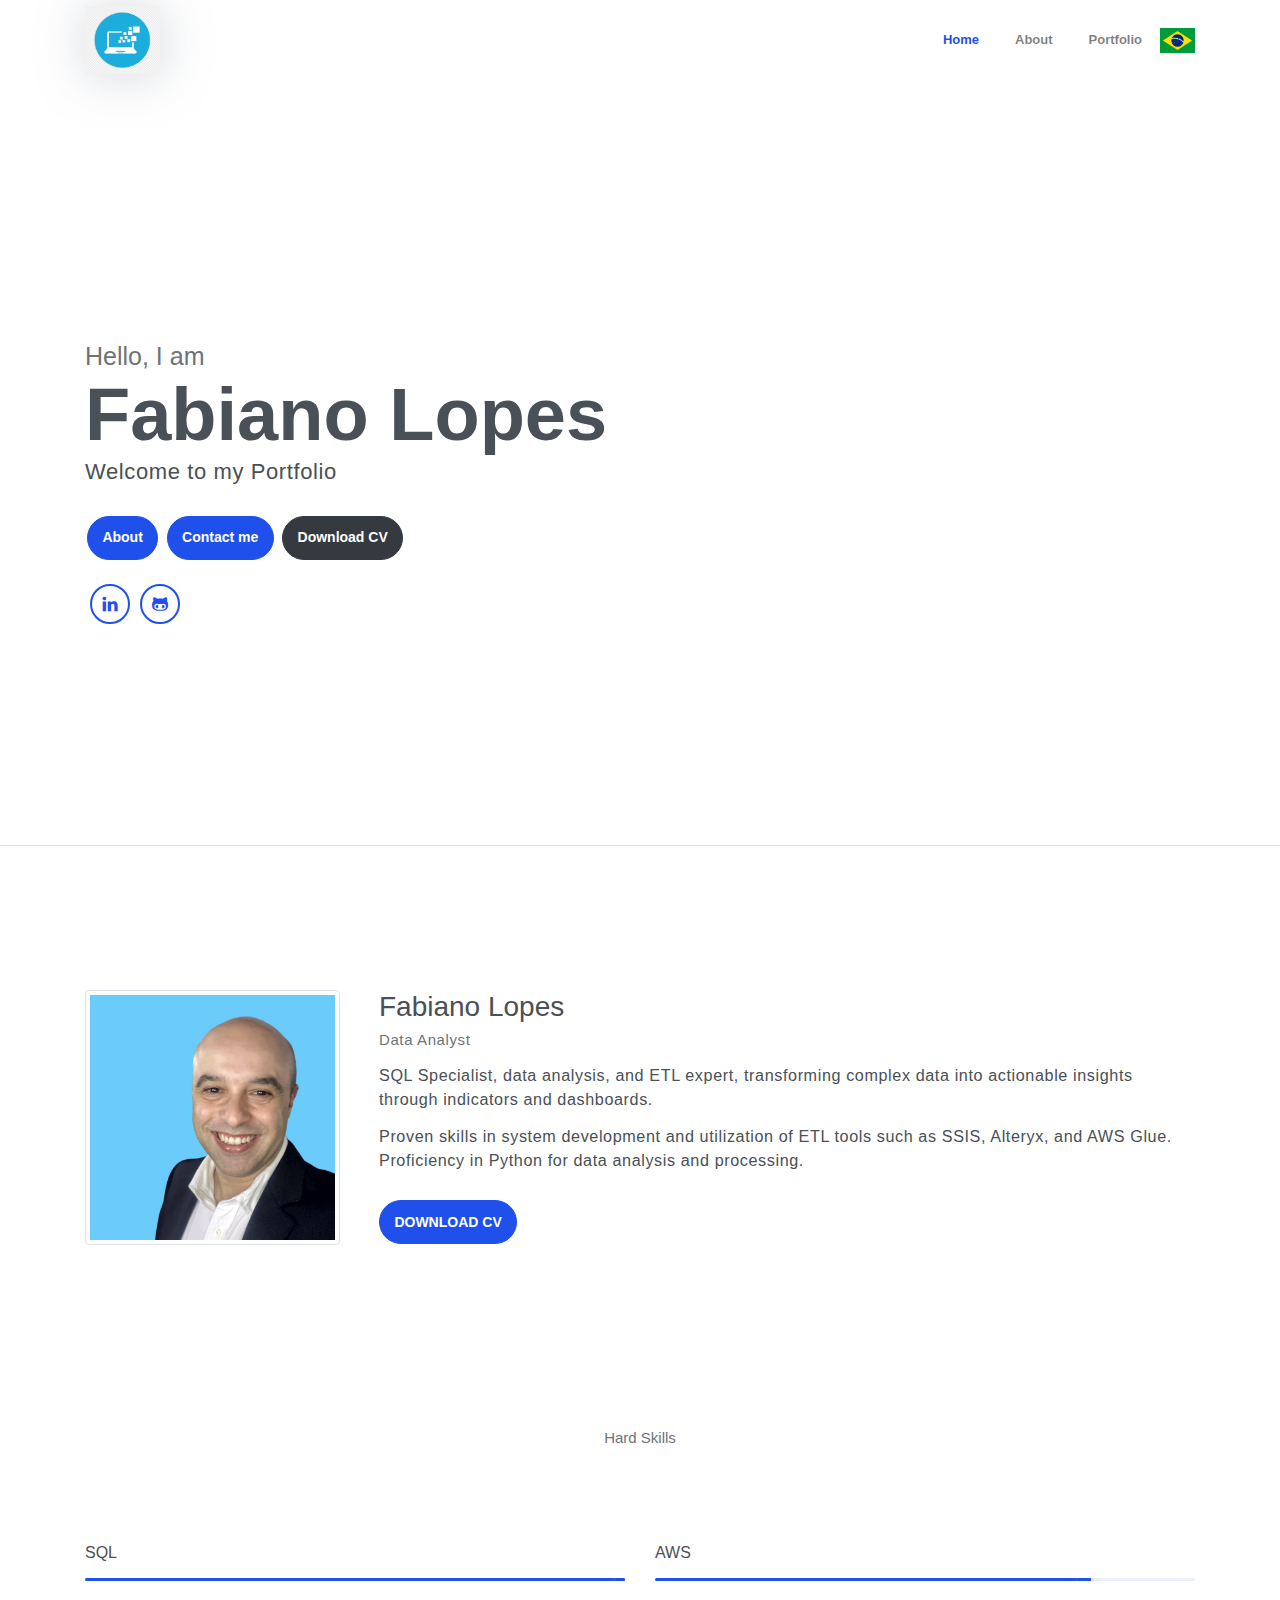
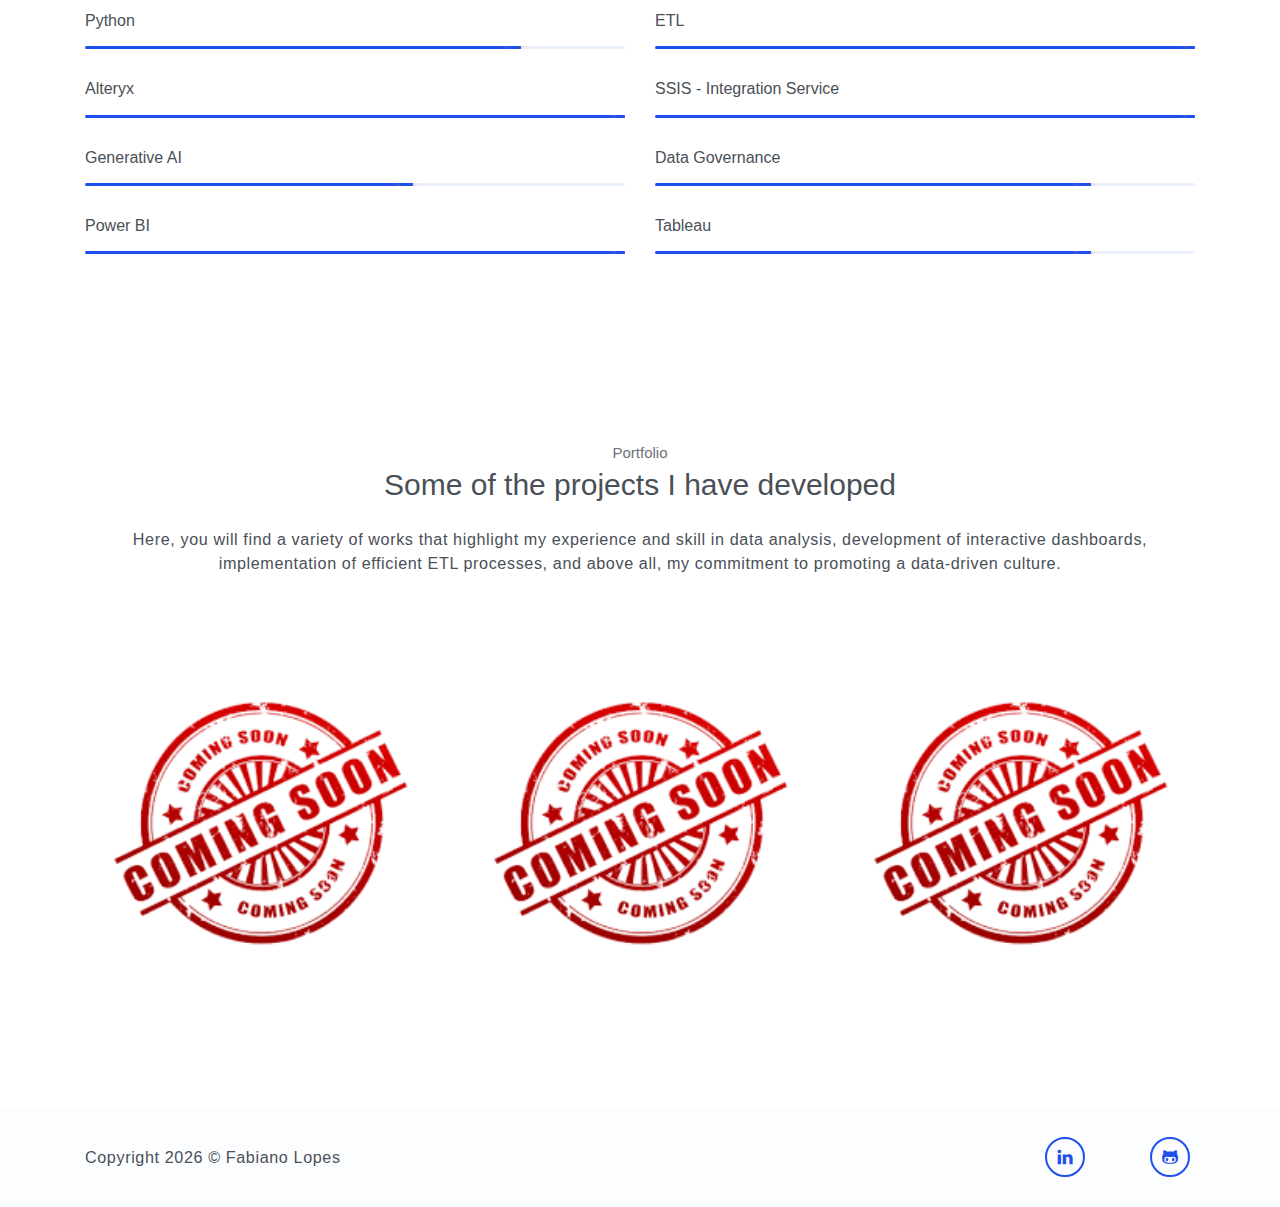
<file: index_ing.html>
<!DOCTYPE html>
<html lang="en">
<head>
	<meta charset="utf-8">
    <meta name="viewport" content="width=device-width, initial-scale=1, shrink-to-fit=no">
    <meta name="description" content="Fabiano Portfolio Webpage.">
    <meta name="author" content="Fabiano Lopes">
    <!-- colocar um pixel na barra do browser-->
    <!-- <link rel="icon" type="image/png" href="local da imagem">-->
    <title>Fabiano Lopes - Portfolio</title>
    <!-- font icons -->
    <link rel="stylesheet" href="assets/vendors/themify-icons/css/themify-icons.css">
    <!-- Bootstrap + Steller main styles -->
	<link rel="stylesheet" href="assets/css/steller.css">
</head>
<body data-spy="scroll" data-target=".navbar" data-offset="40" id="home">

    <!-- Page navigation -->
    <nav class="navbar navbar-expand-lg navbar-light fixed-top" data-spy="affix" data-offset-top="0">
        <div class="container">
            <a class="navbar-brand" href="#"><img src="assets/imgs/tech_icon.png" alt=""></a>
            <button class="navbar-toggler" type="button" data-toggle="collapse" data-target="#navbarSupportedContent" aria-controls="navbarSupportedContent" aria-expanded="false" aria-label="Toggle navigation">
                <span class="navbar-toggler-icon"></span>
            </button>

            <div class="collapse navbar-collapse" id="navbarSupportedContent">
                <ul class="navbar-nav ml-auto align-items-center">
                    <li class="nav-item">
                        <a class="nav-link" href="#home">Home</a>
                    </li>
                    <li class="nav-item">
                        <a class="nav-link" href="#about">About</a>
                    </li>
                    <!--
                    <li class="nav-item">
                        <a class="nav-link" href="#service">Serviços</a>
                    </li>   
                    -->                
                    <li class="nav-item">
                        <a class="nav-link" href="#portfolio">Portfolio</a>
                    </li>
                    <!--
                    <li class="nav-item">
                        <a class="nav-link" href="#testmonial">Depoimentos</a>
                    </li>
                    
                    <li class="nav-item">
                        <a class="nav-link" href="#blog">Blog</a>
                    </li>
                    
                    <li class="nav-item">
                        <a class="nav-link" href="#contact">Contact</a>
                    </li>
                    -->
                    <li class="nav-item">
                        <!--
                        <a class="- btn btn-primary rounded ml-4" href="https://wa.link/ovegu4" target="_blank">Fale Comigo</a>
                        -->
                    </li>

                    <li class="nav-item">
                        <a href="index.html"><img src="assets/imgs/brasil.png" width="35px" height="25px" alt="English - US"></a>
                    </li>
                </ul>
            </div>
        </div>          
    </nav>
    <!-- End of page navibation -->

    <!-- Page Header -->
    <header class="header" id="home">
        <div class="container">
            <div class="infos">
                <h6 class="subtitle">Hello, I am</h6>
                <h6 class="title">Fabiano Lopes</h6>
                <p>Welcome to my Portfolio</p>

                <div class="buttons pt-3">
                    <a class="btn btn-primary rounded" href="#about" >About</a>
                    <a class="btn btn-primary rounded" href="https://wa.link/ovegu4" target="_blank">Contact me</a>
                    <a class="btn btn-dark rounded" href="/assets/attachments/Fabiano Lopes_CV.pdf" target="_blank">Download CV</a>
                </div>      

                <div class="socials mt-4">
                    <a class="social-item" href="https://www.linkedin.com/in/fabiano-lopes79/?locale=en_US" target="_blank"><i class="ti-linkedin"></i></a>
                    <!--<a class="social-item" href="javascript:void(0)"><i class="ti-google"></i></a>-->
                    <a class="social-item" href="https://github.com/folopes" target="_blank"><i class="ti-github"></i></a>
                    <!--<a class="social-item" href="javascript:void(0)"><i class="ti-twitter"></i></a>-->
                </div>
            </div>              
            <div class="img-holder">
                <!--<img src="assets/imgs/man.svg" alt="">-->
            </div>      
        </div>  

        
        <!-- Header-widget -->
        <!--
        <div class="widget">
            
            <div class="widget-item">
                <h2>124</h2>
                <p>Happy Clients</p>
            </div>
            
            <div class="widget-item">
                <h2>0</h2>
                <p>Projetos de Portfolio</p>
            </div>
        
        </div>
        -->
    </header>
    <!-- End of Page Header -->
    
    <!-- About section -->
    <section id="about" class="section mt-3">
        <div class="container mt-5">
            <div class="row text-center text-md-left">
                <div class="col-md-3">
                    <img src="assets/imgs/Fabiano.jpg" alt="" class="img-thumbnail mb-4">
                </div>
                <div class="pl-md-4 col-md-9">
                    <h6 class="title">Fabiano Lopes</h6>
                    <p class="subtitle">Data Analyst</p>
                    <p>
                        SQL Specialist, data analysis, and ETL expert, transforming complex data into actionable insights through indicators and dashboards.
                    </p>
                    <p> 
                        Proven skills in system development and utilization of ETL tools such as SSIS, Alteryx, and AWS Glue. Proficiency in Python for data analysis and processing.
                    </p>

                    <a class="btn btn-primary rounded mt-3" href="/assets/attachments/Fabiano Lopes_CV.pdf" target="_blank">DOWNLOAD CV</a>                   
                </div>
            </div>
        </div>
    </section>

    <!-- Service section -->
    <!--
    <section id="service" class="section">
        <div class="container text-center">
            <h6 class="subtitle">Serviços</h6>
            <h6 class="section-title mb-4">Precisa de consultoria?</h6>
            <p class="mb-5 pb-4">Lorem ipsum dolor sit amet, consectetur adipisicing elit. In alias dignissimos. <br> rerum commodi corrupti, temporibus non quam.</p>

            <div class="row">
                <div class="col-sm-6 col-md-3 mb-4">
                    <div class="custom-card card border">
                        <div class="card-body">
                            <i class="icon ti-crown"></i>
                            <h5>UI/UX Design</h5>
                        </div>
                    </div>
                </div>
                <div class="col-sm-6 col-md-3 mb-4">
                    <div class="custom-card card border">
                        <div class="card-body">
                            <i class="icon ti-desktop"></i>
                            <h5>Web Design</h5>
                        </div>
                    </div>
                </div>
                <div class="col-sm-6 col-md-3 mb-4">
                    <div class="custom-card card border">
                        <div class="card-body">
                            <i class="icon ti-mobile"></i>
                            <h5>App Design</h5>
                        </div>
                    </div>
                </div>
                <div class="col-sm-6 col-md-3 mb-4">
                    <div class="custom-card card border">
                        <div class="card-body">
                            <i class="icon ti-bar-chart"></i>
                            <h5>SEO</h5>
                        </div>
                    </div>
                </div>
            </div>
        </div>
    </section>
    -->
    <!-- End of Sectoin -->

    <!-- Skills section -->
    <section class="section">
        <div class="container text-center">
            <h6 class="subtitle">Hard Skills</h6>
            <h6 class="section-title mb-4"></h6>
            <p class="mb-5 pb-4"></p>

            <div class="row text-left">
                <div class="col-sm-6">
                    <h6 class="mb-3">SQL</h6>
                    <div class="progress">
                        <div class="progress-bar bg-primary" role="progressbar" style="width: 100%;" aria-valuenow="25" aria-valuemin="0" aria-valuemax="100"><span>89%</span></div>
                    </div>
                </div>
                <div class="col-sm-6">
                    <h6 class="mb-3">AWS</h6>
                    <div class="progress">
                        <div class="progress-bar bg-primary" role="progressbar" style="width: 80%;" aria-valuenow="25" aria-valuemin="0" aria-valuemax="100"><span>83%</span></div>
                    </div>
                </div>
                <div class="col-sm-6">
                    <h6 class="mb-3">Python</h6>
                    <div class="progress">
                        <div class="progress-bar bg-primary" role="progressbar" style="width: 80%;" aria-valuenow="25" aria-valuemin="0" aria-valuemax="100"><span>95%</span></div>
                    </div>
                </div>
                <div class="col-sm-6">
                    <h6 class="mb-3">ETL</h6>
                    <div class="progress">
                        <div class="progress-bar bg-primary" role="progressbar" style="width: 100%;" aria-valuenow="25" aria-valuemin="0" aria-valuemax="100"><span>90%</span></div>
                    </div>
                </div>
                <div class="col-sm-6">
                    <h6 class="mb-3">Alteryx</h6>
                    <div class="progress">
                        <div class="progress-bar bg-primary" role="progressbar" style="width: 100%;" aria-valuenow="25" aria-valuemin="0" aria-valuemax="100"><span>90%</span></div>
                    </div>
                </div>
                <div class="col-sm-6">
                    <h6 class="mb-3">SSIS - Integration Service</h6>
                    <div class="progress">
                        <div class="progress-bar bg-primary" role="progressbar" style="width: 100%;" aria-valuenow="25" aria-valuemin="0" aria-valuemax="100"><span>90%</span></div>
                    </div>
                </div>
                <div class="col-sm-6">
                    <h6 class="mb-3">Generative AI</h6>
                    <div class="progress">
                        <div class="progress-bar bg-primary" role="progressbar" style="width: 60%;" aria-valuenow="25" aria-valuemin="0" aria-valuemax="100"><span>90%</span></div>
                    </div>
                </div>
                <div class="col-sm-6">
                    <h6 class="mb-3">Data Governance</h6>
                    <div class="progress">
                        <div class="progress-bar bg-primary" role="progressbar" style="width: 80%;" aria-valuenow="25" aria-valuemin="0" aria-valuemax="100"><span>90%</span></div>
                    </div>
                </div>
                <div class="col-sm-6">
                    <h6 class="mb-3">Power BI</h6>
                    <div class="progress">
                        <div class="progress-bar bg-primary" role="progressbar" style="width: 100%;" aria-valuenow="25" aria-valuemin="0" aria-valuemax="100"><span>90%</span></div>
                    </div>
                </div>
                <div class="col-sm-6">
                    <h6 class="mb-3">Tableau</h6>
                    <div class="progress">
                        <div class="progress-bar bg-primary" role="progressbar" style="width: 80%;" aria-valuenow="25" aria-valuemin="0" aria-valuemax="100"><span>90%</span></div>
                    </div>
                </div>
            </div>  
        </div>
    </section>
    <!-- End of Skills sections -->

    <!-- Portfolio section -->
    <section id="portfolio" class="section">
        <div class="container text-center">
            <h6 class="subtitle">Portfolio</h6>
            <h6 class="section-title mb-4">Some of the projects I have developed</h6>
            <p class="mb-5 pb-4">
                Here, you will find a variety of works that highlight my experience and skill in data analysis, development of interactive dashboards, implementation of efficient ETL processes, and above all, my commitment to promoting a data-driven culture.
            </p>

            <div class="row">
                <div class="col-sm-4">
                    <div class="img-wrapper">
                        <img src="assets/imgs/coming_soon.png" alt="">
                        <div class="overlay">
                            <div class="overlay-infos">
                                <h5>Coming Soon</h5>
                                <a href="javascript:void(0)"><i class="ti-zoom-in"></i></a>
                                <a href="javascript:void(0)"><i class="ti-link"></i></a>
                            </div>  
                        </div>
                    </div>
                    <!--
                    <div class="img-wrapper">
                        <img src="assets/imgs/under_construct.jpg" alt="">
                        <div class="overlay">
                            <div class="overlay-infos">
                                <h5>Project Title</h5>
                                <a href="javascript:void(0)"><i class="ti-zoom-in"></i></a>
                                <a href="javascript:void(0)"><i class="ti-link"></i></a>
                            </div>                              
                        </div>
                    </div>    
                -->              
                </div>
                <div class="col-sm-4">
                    <div class="img-wrapper">
                        <img src="assets/imgs/coming_soon.png" alt="">
                        <div class="overlay">
                            <div class="overlay-infos">
                                <h5>Coming Soon</h5>
                                <a href="javascript:void(0)"><i class="ti-zoom-in"></i></a>
                                <a href="javascript:void(0)"><i class="ti-link"></i></a>
                            </div>  
                        </div>
                    </div>
                    <!--
                    <div class="img-wrapper">
                        <img src="assets/imgs/folio-4.jpg" alt="">
                        <div class="overlay">
                            <div class="overlay-infos">
                                <h5>Project Titlse</h5>
                                <a href="javascript:void(0)"><i class="ti-zoom-in"></i></a>
                                <a href="javascript:void(0)"><i class="ti-link"></i></a>
                            </div>                              
                        </div>
                    </div>   
                -->               
                </div>
                <div class="col-sm-4">
                    <div class="img-wrapper">
                        <img src="assets/imgs/coming_soon.png" alt="">
                        <div class="overlay">
                            <div class="overlay-infos">
                                <h5>Coming Soon</h5>
                                <a href="javascript:void(0)"><i class="ti-zoom-in"></i></a>
                                <a href="javascript:void(0)"><i class="ti-link"></i></a>
                            </div>  
                        </div>
                    </div>
                    <!--
                    <div class="img-wrapper">
                        <img src="assets/imgs/folio-6.jpg" alt="">
                        <div class="overlay">
                            <div class="overlay-infos">
                                <h5>Project Title</h5>
                                <a href="javascript:void(0)"><i class="ti-zoom-in"></i></a>
                                <a href="javascript:void(0)"><i class="ti-link"></i></a>
                            </div>                              
                        </div>
                    </div>     
                -->             
                </div>
            </div>

        </div>
    </section>
    <!-- End of portfolio section -->

    <!-- Testmonial Section -->
    <!--
    <section id="testmonial" class="section">
        <div class="container text-center">
            <h6 class="subtitle">Testmonial</h6>
            <h6 class="section-title mb-4">What People Say About Me</h6>
            <p class="mb-5 pb-4">Lorem ipsum dolor sit amet, consectetur adipisicing elit. In alias dignissimos. <br> rerum commodi corrupti, temporibus non quam.</p>


            <div id="carouselExampleIndicators" class="carousel slide" data-ride="carousel">
                <ol class="carousel-indicators">
                    <li data-target="#carouselExampleIndicators" data-slide-to="0" class="active"></li>
                    <li data-target="#carouselExampleIndicators" data-slide-to="1"></li>
                    <li data-target="#carouselExampleIndicators" data-slide-to="2"></li>
                </ol>
                <div class="carousel-inner">
                    <div class="carousel-item active">
                        <div class="card testmonial-card border">
                            <div class="card-body">
                                <img src="assets/imgs/avatar-1.jpg" alt="">
                                <p>Lorem ipsum dolor sit amet, consectetur adipisicing elit. Magnam nostrum voluptates in enim vel amet?</p>
                                <h1 class="title">Emma Re</h1>
                                <h1 class="subtitle">Graphic Designer</h1>
                            </div>
                        </div>
                    </div>
                    <div class="carousel-item">
                        <div class="card testmonial-card border">
                            <div class="card-body">
                                <img src="assets/imgs/avatar-2.jpg" alt="">
                                <p>Lorem ipsum dolor sit amet, consectetur adipisicing elit. Magnam nostrum voluptates in enim vel amet?</p>
                                <h1 class="title">James Bert</h1>
                                <h1 class="subtitle">Web Designer</h1>
                            </div>
                        </div>
                    </div>
                    <div class="carousel-item">
                        <div class="card testmonial-card border">
                            <div class="card-body">
                                <img src="assets/imgs/avatar-3.jpg" alt="">
                                <p>Lorem ipsum dolor sit amet, consectetur adipisicing elit. Magnam nostrum voluptates in enim vel amet?</p>
                                <h1 class="title">Michael Abra</h1>
                                <h1 class="subtitle">Web Developer</h1>
                            </div>
                        </div>
                    </div>
                </div>
            </div>
        </div>
    </section>
    -->
    <!-- End of testmonial section -->

    
    <!-- Blog Section -->
    <!--
    <section id="blog" class="section">
        <div class="container text-center">
            <h6 class="subtitle">My Blogs</h6>
            <h6 class="section-title mb-4">Latest News</h6>
            <p class="mb-5 pb-4">Lorem ipsum dolor sit amet, consectetur adipisicing elit. In alias dignissimos. <br> rerum commodi corrupti, temporibus non quam.</p>

            <div class="row text-left">
                <div class="col-md-4">
                    <div class="card border mb-4">
                        <img src="assets/imgs/blog-1.jpg" alt="" class="card-img-top w-100">
                        <div class="card-body">
                            <h5 class="card-title">Designe for Everyone</h5>
                            <div class="post-details">
                                <a href="javascript:void(0)">Posted By: Admin</a>
                                <a href="javascript:void(0)"><i class="ti-thumb-up"></i> 456</a>
                                <a href="javascript:void(0)"><i class="ti-comment"></i> 123</a>
                            </div>
                            <p>Lorem ipsum dolor sit amet, consectetur adipisicing elit. Ut ad vel dolorum, iusto velit, minima? Voluptas nemo harum impedit nisi.</p>
                            <a href="javascript:void(0)">Read More..</a>
                        </div>
                    </div>
                </div>
                <div class="col-md-4">
                    <div class="card border mb-4">
                        <img src="assets/imgs/blog-2.jpg" alt="" class="card-img-top w-100">
                        <div class="card-body">
                            <h5 class="card-title">Web Layouts</h5>
                            <div class="post-details">
                                <a href="javascript:void(0)">Posted By: Admin</a>
                                <a href="javascript:void(0)"><i class="ti-thumb-up"></i> 456</a>
                                <a href="javascript:void(0)"><i class="ti-comment"></i> 123</a>
                            </div>
                            <p>Lorem ipsum dolor sit amet, consectetur adipisicing elit. Ut ad vel dolorum, iusto velit, minima? Voluptas nemo harum impedit nisi.</p>
                            <a href="javascript:void(0)">Read More..</a>
                        </div>
                    </div>
                </div>
                <div class="col-md-4">
                    <div class="card border mb-4">
                        <img src="assets/imgs/blog-3.jpg" alt="" class="card-img-top w-100">
                        <div class="card-body">
                            <h5 class="card-title">Bootstrap Framework</h5>
                            <div class="post-details">
                                <a href="javascript:void(0)">Posted By: Admin</a>
                                <a href="javascript:void(0)"><i class="ti-thumb-up"></i> 456</a>
                                <a href="javascript:void(0)"><i class="ti-comment"></i> 123</a>
                            </div>
                            <p>Lorem ipsum dolor sit amet, consectetur adipisicing elit. Ut ad vel dolorum, iusto velit, minima? Voluptas nemo harum impedit nisi.</p>
                            <a href="javascript:void(0)">Read More..</a>
                        </div>
                    </div>
                </div>
            </div>
        </div>
    </section>
    -->
    <!-- Hire me section -->
    <!--
    <section class="bg-gray p-0 section">
        <div class="container">
            <div class="card bg-primary">
                <div class="card-body text-light">
                    <div class="row align-items-center">
                        <div class="col-sm-9 text-center text-sm-left">
                            <h5 class="mt-3">Hire Me For Your Project</h5>
                            <p class="mb-3">Accusantium labore nostrum similique quisquam.</p>
                        </div>
                        <div class="col-sm-3 text-center text-sm-right">
                            <button class="btn btn-light rounded">Hire Me!</button>
                        </div>
                    </div>
                </div> 
            </div>
        </div>
    </section>      
    -->
    <!-- End od Hire me section. -->

    <!-- Contact Section -->
    <!--
    <section id="contact" class="position-relative section">
        <div class="container text-center">
            <h6 class="subtitle">Contato</h6>
            <h6 class="section-title mb-4">Entre em contato</h6>
            <p class="mb-5 pb-4">
                Se você está interessado em discutir oportunidades de colaboração, projetos sob medida para suas necessidades de análise de dados, ou simplesmente deseja compartilhar ideias sobre como podemos impulsionar a cultura data-driven em sua organização, estou à disposição para uma conversa produtiva. Por favor, não hesite em entrar em contato comigo através do formulário abaixo. 

            <div class="contact text-left">
                <div class="form">
                    <h6 class="subtitle"></h6>
                    <h6 class="section-title mb-4">Digite seus dados</h6>
                    <form>
                        <div class="form-group">
                            <input type="text" class="form-control" id="exampleInputName" aria-describedby="NameHelp" placeholder="Nome" required> 
                        </div>
                        <div class="form-group">
                            <input type="email" class="form-control" id="exampleInputEmail1" aria-describedby="emailHelp" placeholder="E-mail" required>
                        </div>
                        
                        <div class="form-group">
                            <input type="password" class="form-control" id="exampleInputPassword1" placeholder="Password" required>
                        </div>
                        
                        <div class="form-group">
                            <textarea name="contact-message" id="" cols="30" rows="5" class="form-control" placeholder="Mensagem"></textarea>
                        </div>
                        <button type="submit" class="btn btn-primary btn-block rounded w-lg">Enviar Mensagem</button>
                    </form>
                </div>
                <div class="contact-infos">
                    <div class="item">
                        <i class="ti-location-pin"></i>
                        <div class="">
                            <h5>Localização</h5>
                            <p> São Paulo - SP - Brasil</p>
                        </div>                          
                    </div>
                    <div class="item">
                        <i class="ti-mobile"></i>
                        <div>
                            <h5>Whatsapp</h5>
                            <p>+55 11 97243-3198</p>
                        </div>                          
                    </div>
                    <div class="item">
                        <i class="ti-email"></i>
                        <div class="mb-0">
                            <h5>Email</h5>
                            <p>folopes@gmail.com</p>
                        </div>
                    </div>
                </div>                  
            </div>
        </div> 
         
        <div id="map">
            
            <iframe src="https://snazzymaps.com/embed/61257"></iframe>
            
        </div>      
    </section>
    -->
    <!-- End of Contact Section -->

    <!-- Page Footer -->
    <footer class="page-footer">
        <div class="container">
            <div class="row align-items-center">
                <div class="col-sm-6">
                    <p>Copyright <script>document.write(new Date().getFullYear())</script> &copy; Fabiano Lopes</p>
                </div>
                <div class="col-sm-6">
                    <div class="socials">
                        <a class="social-item" href="https://www.linkedin.com/in/fabiano-lopes79/?locale=en_US"><i class="ti-linkedin"></i></a>
                        <a class="social-item" href="https://github.com/folopes" target="_blank"><i class="ti-github"></i></a>
                    </div>
                </div>
            </div>
        </div>
    </footer> 
    <!-- End of page footer -->
	
	<!-- core  -->
    <script src="assets/vendors/jquery/jquery-3.4.1.js"></script>
    <script src="assets/vendors/bootstrap/bootstrap.bundle.js"></script>
    <!-- bootstrap 3 affix -->
	<script src="assets/vendors/bootstrap/bootstrap.affix.js"></script>

    <!-- steller js -->
    <script src="assets/js/steller.js"></script>

</body>
</html>
</file>
<file: assets/vendors/themify-icons/css/themify-icons.css>
@font-face {
	font-family: 'themify';
	src:url("../fonts/themify.eot?-fvbane");
	src:url("../fonts/themify.eot?#iefix-fvbane") format("embedded-opentype"),
		url("../fonts/themify.woff?-fvbane") format("woff"),
		url("../fonts/themify.ttf?-fvbane") format("truetype"),
		url("../fonts/themify.svg?-fvbane#themify") format("svg");
	font-weight: normal;
	font-style: normal;
}

[class^="ti-"], [class*=" ti-"] {
	font-family: 'themify';
	speak: none;
	font-style: normal;
	font-weight: normal;
	font-variant: normal;
	text-transform: none;
	line-height: 1;

	/* Better Font Rendering =========== */
	-webkit-font-smoothing: antialiased;
	-moz-osx-font-smoothing: grayscale;
}

.ti-wand:before {
	content: "\e600";
}
.ti-volume:before {
	content: "\e601";
}
.ti-user:before {
	content: "\e602";
}
.ti-unlock:before {
	content: "\e603";
}
.ti-unlink:before {
	content: "\e604";
}
.ti-trash:before {
	content: "\e605";
}
.ti-thought:before {
	content: "\e606";
}
.ti-target:before {
	content: "\e607";
}
.ti-tag:before {
	content: "\e608";
}
.ti-tablet:before {
	content: "\e609";
}
.ti-star:before {
	content: "\e60a";
}
.ti-spray:before {
	content: "\e60b";
}
.ti-signal:before {
	content: "\e60c";
}
.ti-shopping-cart:before {
	content: "\e60d";
}
.ti-shopping-cart-full:before {
	content: "\e60e";
}
.ti-settings:before {
	content: "\e60f";
}
.ti-search:before {
	content: "\e610";
}
.ti-zoom-in:before {
	content: "\e611";
}
.ti-zoom-out:before {
	content: "\e612";
}
.ti-cut:before {
	content: "\e613";
}
.ti-ruler:before {
	content: "\e614";
}
.ti-ruler-pencil:before {
	content: "\e615";
}
.ti-ruler-alt:before {
	content: "\e616";
}
.ti-bookmark:before {
	content: "\e617";
}
.ti-bookmark-alt:before {
	content: "\e618";
}
.ti-reload:before {
	content: "\e619";
}
.ti-plus:before {
	content: "\e61a";
}
.ti-pin:before {
	content: "\e61b";
}
.ti-pencil:before {
	content: "\e61c";
}
.ti-pencil-alt:before {
	content: "\e61d";
}
.ti-paint-roller:before {
	content: "\e61e";
}
.ti-paint-bucket:before {
	content: "\e61f";
}
.ti-na:before {
	content: "\e620";
}
.ti-mobile:before {
	content: "\e621";
}
.ti-minus:before {
	content: "\e622";
}
.ti-medall:before {
	content: "\e623";
}
.ti-medall-alt:before {
	content: "\e624";
}
.ti-marker:before {
	content: "\e625";
}
.ti-marker-alt:before {
	content: "\e626";
}
.ti-arrow-up:before {
	content: "\e627";
}
.ti-arrow-right:before {
	content: "\e628";
}
.ti-arrow-left:before {
	content: "\e629";
}
.ti-arrow-down:before {
	content: "\e62a";
}
.ti-lock:before {
	content: "\e62b";
}
.ti-location-arrow:before {
	content: "\e62c";
}
.ti-link:before {
	content: "\e62d";
}
.ti-layout:before {
	content: "\e62e";
}
.ti-layers:before {
	content: "\e62f";
}
.ti-layers-alt:before {
	content: "\e630";
}
.ti-key:before {
	content: "\e631";
}
.ti-import:before {
	content: "\e632";
}
.ti-image:before {
	content: "\e633";
}
.ti-heart:before {
	content: "\e634";
}
.ti-heart-broken:before {
	content: "\e635";
}
.ti-hand-stop:before {
	content: "\e636";
}
.ti-hand-open:before {
	content: "\e637";
}
.ti-hand-drag:before {
	content: "\e638";
}
.ti-folder:before {
	content: "\e639";
}
.ti-flag:before {
	content: "\e63a";
}
.ti-flag-alt:before {
	content: "\e63b";
}
.ti-flag-alt-2:before {
	content: "\e63c";
}
.ti-eye:before {
	content: "\e63d";
}
.ti-export:before {
	content: "\e63e";
}
.ti-exchange-vertical:before {
	content: "\e63f";
}
.ti-desktop:before {
	content: "\e640";
}
.ti-cup:before {
	content: "\e641";
}
.ti-crown:before {
	content: "\e642";
}
.ti-comments:before {
	content: "\e643";
}
.ti-comment:before {
	content: "\e644";
}
.ti-comment-alt:before {
	content: "\e645";
}
.ti-close:before {
	content: "\e646";
}
.ti-clip:before {
	content: "\e647";
}
.ti-angle-up:before {
	content: "\e648";
}
.ti-angle-right:before {
	content: "\e649";
}
.ti-angle-left:before {
	content: "\e64a";
}
.ti-angle-down:before {
	content: "\e64b";
}
.ti-check:before {
	content: "\e64c";
}
.ti-check-box:before {
	content: "\e64d";
}
.ti-camera:before {
	content: "\e64e";
}
.ti-announcement:before {
	content: "\e64f";
}
.ti-brush:before {
	content: "\e650";
}
.ti-briefcase:before {
	content: "\e651";
}
.ti-bolt:before {
	content: "\e652";
}
.ti-bolt-alt:before {
	content: "\e653";
}
.ti-blackboard:before {
	content: "\e654";
}
.ti-bag:before {
	content: "\e655";
}
.ti-move:before {
	content: "\e656";
}
.ti-arrows-vertical:before {
	content: "\e657";
}
.ti-arrows-horizontal:before {
	content: "\e658";
}
.ti-fullscreen:before {
	content: "\e659";
}
.ti-arrow-top-right:before {
	content: "\e65a";
}
.ti-arrow-top-left:before {
	content: "\e65b";
}
.ti-arrow-circle-up:before {
	content: "\e65c";
}
.ti-arrow-circle-right:before {
	content: "\e65d";
}
.ti-arrow-circle-left:before {
	content: "\e65e";
}
.ti-arrow-circle-down:before {
	content: "\e65f";
}
.ti-angle-double-up:before {
	content: "\e660";
}
.ti-angle-double-right:before {
	content: "\e661";
}
.ti-angle-double-left:before {
	content: "\e662";
}
.ti-angle-double-down:before {
	content: "\e663";
}
.ti-zip:before {
	content: "\e664";
}
.ti-world:before {
	content: "\e665";
}
.ti-wheelchair:before {
	content: "\e666";
}
.ti-view-list:before {
	content: "\e667";
}
.ti-view-list-alt:before {
	content: "\e668";
}
.ti-view-grid:before {
	content: "\e669";
}
.ti-uppercase:before {
	content: "\e66a";
}
.ti-upload:before {
	content: "\e66b";
}
.ti-underline:before {
	content: "\e66c";
}
.ti-truck:before {
	content: "\e66d";
}
.ti-timer:before {
	content: "\e66e";
}
.ti-ticket:before {
	content: "\e66f";
}
.ti-thumb-up:before {
	content: "\e670";
}
.ti-thumb-down:before {
	content: "\e671";
}
.ti-text:before {
	content: "\e672";
}
.ti-stats-up:before {
	content: "\e673";
}
.ti-stats-down:before {
	content: "\e674";
}
.ti-split-v:before {
	content: "\e675";
}
.ti-split-h:before {
	content: "\e676";
}
.ti-smallcap:before {
	content: "\e677";
}
.ti-shine:before {
	content: "\e678";
}
.ti-shift-right:before {
	content: "\e679";
}
.ti-shift-left:before {
	content: "\e67a";
}
.ti-shield:before {
	content: "\e67b";
}
.ti-notepad:before {
	content: "\e67c";
}
.ti-server:before {
	content: "\e67d";
}
.ti-quote-right:before {
	content: "\e67e";
}
.ti-quote-left:before {
	content: "\e67f";
}
.ti-pulse:before {
	content: "\e680";
}
.ti-printer:before {
	content: "\e681";
}
.ti-power-off:before {
	content: "\e682";
}
.ti-plug:before {
	content: "\e683";
}
.ti-pie-chart:before {
	content: "\e684";
}
.ti-paragraph:before {
	content: "\e685";
}
.ti-panel:before {
	content: "\e686";
}
.ti-package:before {
	content: "\e687";
}
.ti-music:before {
	content: "\e688";
}
.ti-music-alt:before {
	content: "\e689";
}
.ti-mouse:before {
	content: "\e68a";
}
.ti-mouse-alt:before {
	content: "\e68b";
}
.ti-money:before {
	content: "\e68c";
}
.ti-microphone:before {
	content: "\e68d";
}
.ti-menu:before {
	content: "\e68e";
}
.ti-menu-alt:before {
	content: "\e68f";
}
.ti-map:before {
	content: "\e690";
}
.ti-map-alt:before {
	content: "\e691";
}
.ti-loop:before {
	content: "\e692";
}
.ti-location-pin:before {
	content: "\e693";
}
.ti-list:before {
	content: "\e694";
}
.ti-light-bulb:before {
	content: "\e695";
}
.ti-Italic:before {
	content: "\e696";
}
.ti-info:before {
	content: "\e697";
}
.ti-infinite:before {
	content: "\e698";
}
.ti-id-badge:before {
	content: "\e699";
}
.ti-hummer:before {
	content: "\e69a";
}
.ti-home:before {
	content: "\e69b";
}
.ti-help:before {
	content: "\e69c";
}
.ti-headphone:before {
	content: "\e69d";
}
.ti-harddrives:before {
	content: "\e69e";
}
.ti-harddrive:before {
	content: "\e69f";
}
.ti-gift:before {
	content: "\e6a0";
}
.ti-game:before {
	content: "\e6a1";
}
.ti-filter:before {
	content: "\e6a2";
}
.ti-files:before {
	content: "\e6a3";
}
.ti-file:before {
	content: "\e6a4";
}
.ti-eraser:before {
	content: "\e6a5";
}
.ti-envelope:before {
	content: "\e6a6";
}
.ti-download:before {
	content: "\e6a7";
}
.ti-direction:before {
	content: "\e6a8";
}
.ti-direction-alt:before {
	content: "\e6a9";
}
.ti-dashboard:before {
	content: "\e6aa";
}
.ti-control-stop:before {
	content: "\e6ab";
}
.ti-control-shuffle:before {
	content: "\e6ac";
}
.ti-control-play:before {
	content: "\e6ad";
}
.ti-control-pause:before {
	content: "\e6ae";
}
.ti-control-forward:before {
	content: "\e6af";
}
.ti-control-backward:before {
	content: "\e6b0";
}
.ti-cloud:before {
	content: "\e6b1";
}
.ti-cloud-up:before {
	content: "\e6b2";
}
.ti-cloud-down:before {
	content: "\e6b3";
}
.ti-clipboard:before {
	content: "\e6b4";
}
.ti-car:before {
	content: "\e6b5";
}
.ti-calendar:before {
	content: "\e6b6";
}
.ti-book:before {
	content: "\e6b7";
}
.ti-bell:before {
	content: "\e6b8";
}
.ti-basketball:before {
	content: "\e6b9";
}
.ti-bar-chart:before {
	content: "\e6ba";
}
.ti-bar-chart-alt:before {
	content: "\e6bb";
}
.ti-back-right:before {
	content: "\e6bc";
}
.ti-back-left:before {
	content: "\e6bd";
}
.ti-arrows-corner:before {
	content: "\e6be";
}
.ti-archive:before {
	content: "\e6bf";
}
.ti-anchor:before {
	content: "\e6c0";
}
.ti-align-right:before {
	content: "\e6c1";
}
.ti-align-left:before {
	content: "\e6c2";
}
.ti-align-justify:before {
	content: "\e6c3";
}
.ti-align-center:before {
	content: "\e6c4";
}
.ti-alert:before {
	content: "\e6c5";
}
.ti-alarm-clock:before {
	content: "\e6c6";
}
.ti-agenda:before {
	content: "\e6c7";
}
.ti-write:before {
	content: "\e6c8";
}
.ti-window:before {
	content: "\e6c9";
}
.ti-widgetized:before {
	content: "\e6ca";
}
.ti-widget:before {
	content: "\e6cb";
}
.ti-widget-alt:before {
	content: "\e6cc";
}
.ti-wallet:before {
	content: "\e6cd";
}
.ti-video-clapper:before {
	content: "\e6ce";
}
.ti-video-camera:before {
	content: "\e6cf";
}
.ti-vector:before {
	content: "\e6d0";
}
.ti-themify-logo:before {
	content: "\e6d1";
}
.ti-themify-favicon:before {
	content: "\e6d2";
}
.ti-themify-favicon-alt:before {
	content: "\e6d3";
}
.ti-support:before {
	content: "\e6d4";
}
.ti-stamp:before {
	content: "\e6d5";
}
.ti-split-v-alt:before {
	content: "\e6d6";
}
.ti-slice:before {
	content: "\e6d7";
}
.ti-shortcode:before {
	content: "\e6d8";
}
.ti-shift-right-alt:before {
	content: "\e6d9";
}
.ti-shift-left-alt:before {
	content: "\e6da";
}
.ti-ruler-alt-2:before {
	content: "\e6db";
}
.ti-receipt:before {
	content: "\e6dc";
}
.ti-pin2:before {
	content: "\e6dd";
}
.ti-pin-alt:before {
	content: "\e6de";
}
.ti-pencil-alt2:before {
	content: "\e6df";
}
.ti-palette:before {
	content: "\e6e0";
}
.ti-more:before {
	content: "\e6e1";
}
.ti-more-alt:before {
	content: "\e6e2";
}
.ti-microphone-alt:before {
	content: "\e6e3";
}
.ti-magnet:before {
	content: "\e6e4";
}
.ti-line-double:before {
	content: "\e6e5";
}
.ti-line-dotted:before {
	content: "\e6e6";
}
.ti-line-dashed:before {
	content: "\e6e7";
}
.ti-layout-width-full:before {
	content: "\e6e8";
}
.ti-layout-width-default:before {
	content: "\e6e9";
}
.ti-layout-width-default-alt:before {
	content: "\e6ea";
}
.ti-layout-tab:before {
	content: "\e6eb";
}
.ti-layout-tab-window:before {
	content: "\e6ec";
}
.ti-layout-tab-v:before {
	content: "\e6ed";
}
.ti-layout-tab-min:before {
	content: "\e6ee";
}
.ti-layout-slider:before {
	content: "\e6ef";
}
.ti-layout-slider-alt:before {
	content: "\e6f0";
}
.ti-layout-sidebar-right:before {
	content: "\e6f1";
}
.ti-layout-sidebar-none:before {
	content: "\e6f2";
}
.ti-layout-sidebar-left:before {
	content: "\e6f3";
}
.ti-layout-placeholder:before {
	content: "\e6f4";
}
.ti-layout-menu:before {
	content: "\e6f5";
}
.ti-layout-menu-v:before {
	content: "\e6f6";
}
.ti-layout-menu-separated:before {
	content: "\e6f7";
}
.ti-layout-menu-full:before {
	content: "\e6f8";
}
.ti-layout-media-right-alt:before {
	content: "\e6f9";
}
.ti-layout-media-right:before {
	content: "\e6fa";
}
.ti-layout-media-overlay:before {
	content: "\e6fb";
}
.ti-layout-media-overlay-alt:before {
	content: "\e6fc";
}
.ti-layout-media-overlay-alt-2:before {
	content: "\e6fd";
}
.ti-layout-media-left-alt:before {
	content: "\e6fe";
}
.ti-layout-media-left:before {
	content: "\e6ff";
}
.ti-layout-media-center-alt:before {
	content: "\e700";
}
.ti-layout-media-center:before {
	content: "\e701";
}
.ti-layout-list-thumb:before {
	content: "\e702";
}
.ti-layout-list-thumb-alt:before {
	content: "\e703";
}
.ti-layout-list-post:before {
	content: "\e704";
}
.ti-layout-list-large-image:before {
	content: "\e705";
}
.ti-layout-line-solid:before {
	content: "\e706";
}
.ti-layout-grid4:before {
	content: "\e707";
}
.ti-layout-grid3:before {
	content: "\e708";
}
.ti-layout-grid2:before {
	content: "\e709";
}
.ti-layout-grid2-thumb:before {
	content: "\e70a";
}
.ti-layout-cta-right:before {
	content: "\e70b";
}
.ti-layout-cta-left:before {
	content: "\e70c";
}
.ti-layout-cta-center:before {
	content: "\e70d";
}
.ti-layout-cta-btn-right:before {
	content: "\e70e";
}
.ti-layout-cta-btn-left:before {
	content: "\e70f";
}
.ti-layout-column4:before {
	content: "\e710";
}
.ti-layout-column3:before {
	content: "\e711";
}
.ti-layout-column2:before {
	content: "\e712";
}
.ti-layout-accordion-separated:before {
	content: "\e713";
}
.ti-layout-accordion-merged:before {
	content: "\e714";
}
.ti-layout-accordion-list:before {
	content: "\e715";
}
.ti-ink-pen:before {
	content: "\e716";
}
.ti-info-alt:before {
	content: "\e717";
}
.ti-help-alt:before {
	content: "\e718";
}
.ti-headphone-alt:before {
	content: "\e719";
}
.ti-hand-point-up:before {
	content: "\e71a";
}
.ti-hand-point-right:before {
	content: "\e71b";
}
.ti-hand-point-left:before {
	content: "\e71c";
}
.ti-hand-point-down:before {
	content: "\e71d";
}
.ti-gallery:before {
	content: "\e71e";
}
.ti-face-smile:before {
	content: "\e71f";
}
.ti-face-sad:before {
	content: "\e720";
}
.ti-credit-card:before {
	content: "\e721";
}
.ti-control-skip-forward:before {
	content: "\e722";
}
.ti-control-skip-backward:before {
	content: "\e723";
}
.ti-control-record:before {
	content: "\e724";
}
.ti-control-eject:before {
	content: "\e725";
}
.ti-comments-smiley:before {
	content: "\e726";
}
.ti-brush-alt:before {
	content: "\e727";
}
.ti-youtube:before {
	content: "\e728";
}
.ti-vimeo:before {
	content: "\e729";
}
.ti-twitter:before {
	content: "\e72a";
}
.ti-time:before {
	content: "\e72b";
}
.ti-tumblr:before {
	content: "\e72c";
}
.ti-skype:before {
	content: "\e72d";
}
.ti-share:before {
	content: "\e72e";
}
.ti-share-alt:before {
	content: "\e72f";
}
.ti-rocket:before {
	content: "\e730";
}
.ti-pinterest:before {
	content: "\e731";
}
.ti-new-window:before {
	content: "\e732";
}
.ti-microsoft:before {
	content: "\e733";
}
.ti-list-ol:before {
	content: "\e734";
}
.ti-linkedin:before {
	content: "\e735";
}
.ti-layout-sidebar-2:before {
	content: "\e736";
}
.ti-layout-grid4-alt:before {
	content: "\e737";
}
.ti-layout-grid3-alt:before {
	content: "\e738";
}
.ti-layout-grid2-alt:before {
	content: "\e739";
}
.ti-layout-column4-alt:before {
	content: "\e73a";
}
.ti-layout-column3-alt:before {
	content: "\e73b";
}
.ti-layout-column2-alt:before {
	content: "\e73c";
}
.ti-instagram:before {
	content: "\e73d";
}
.ti-google:before {
	content: "\e73e";
}
.ti-github:before {
	content: "\e73f";
}
.ti-flickr:before {
	content: "\e740";
}
.ti-facebook:before {
	content: "\e741";
}
.ti-dropbox:before {
	content: "\e742";
}
.ti-dribbble:before {
	content: "\e743";
}
.ti-apple:before {
	content: "\e744";
}
.ti-android:before {
	content: "\e745";
}
.ti-save:before {
	content: "\e746";
}
.ti-save-alt:before {
	content: "\e747";
}
.ti-yahoo:before {
	content: "\e748";
}
.ti-wordpress:before {
	content: "\e749";
}
.ti-vimeo-alt:before {
	content: "\e74a";
}
.ti-twitter-alt:before {
	content: "\e74b";
}
.ti-tumblr-alt:before {
	content: "\e74c";
}
.ti-trello:before {
	content: "\e74d";
}
.ti-stack-overflow:before {
	content: "\e74e";
}
.ti-soundcloud:before {
	content: "\e74f";
}
.ti-sharethis:before {
	content: "\e750";
}
.ti-sharethis-alt:before {
	content: "\e751";
}
.ti-reddit:before {
	content: "\e752";
}
.ti-pinterest-alt:before {
	content: "\e753";
}
.ti-microsoft-alt:before {
	content: "\e754";
}
.ti-linux:before {
	content: "\e755";
}
.ti-jsfiddle:before {
	content: "\e756";
}
.ti-joomla:before {
	content: "\e757";
}
.ti-html5:before {
	content: "\e758";
}
.ti-flickr-alt:before {
	content: "\e759";
}
.ti-email:before {
	content: "\e75a";
}
.ti-drupal:before {
	content: "\e75b";
}
.ti-dropbox-alt:before {
	content: "\e75c";
}
.ti-css3:before {
	content: "\e75d";
}
.ti-rss:before {
	content: "\e75e";
}
.ti-rss-alt:before {
	content: "\e75f";
}
</file>
